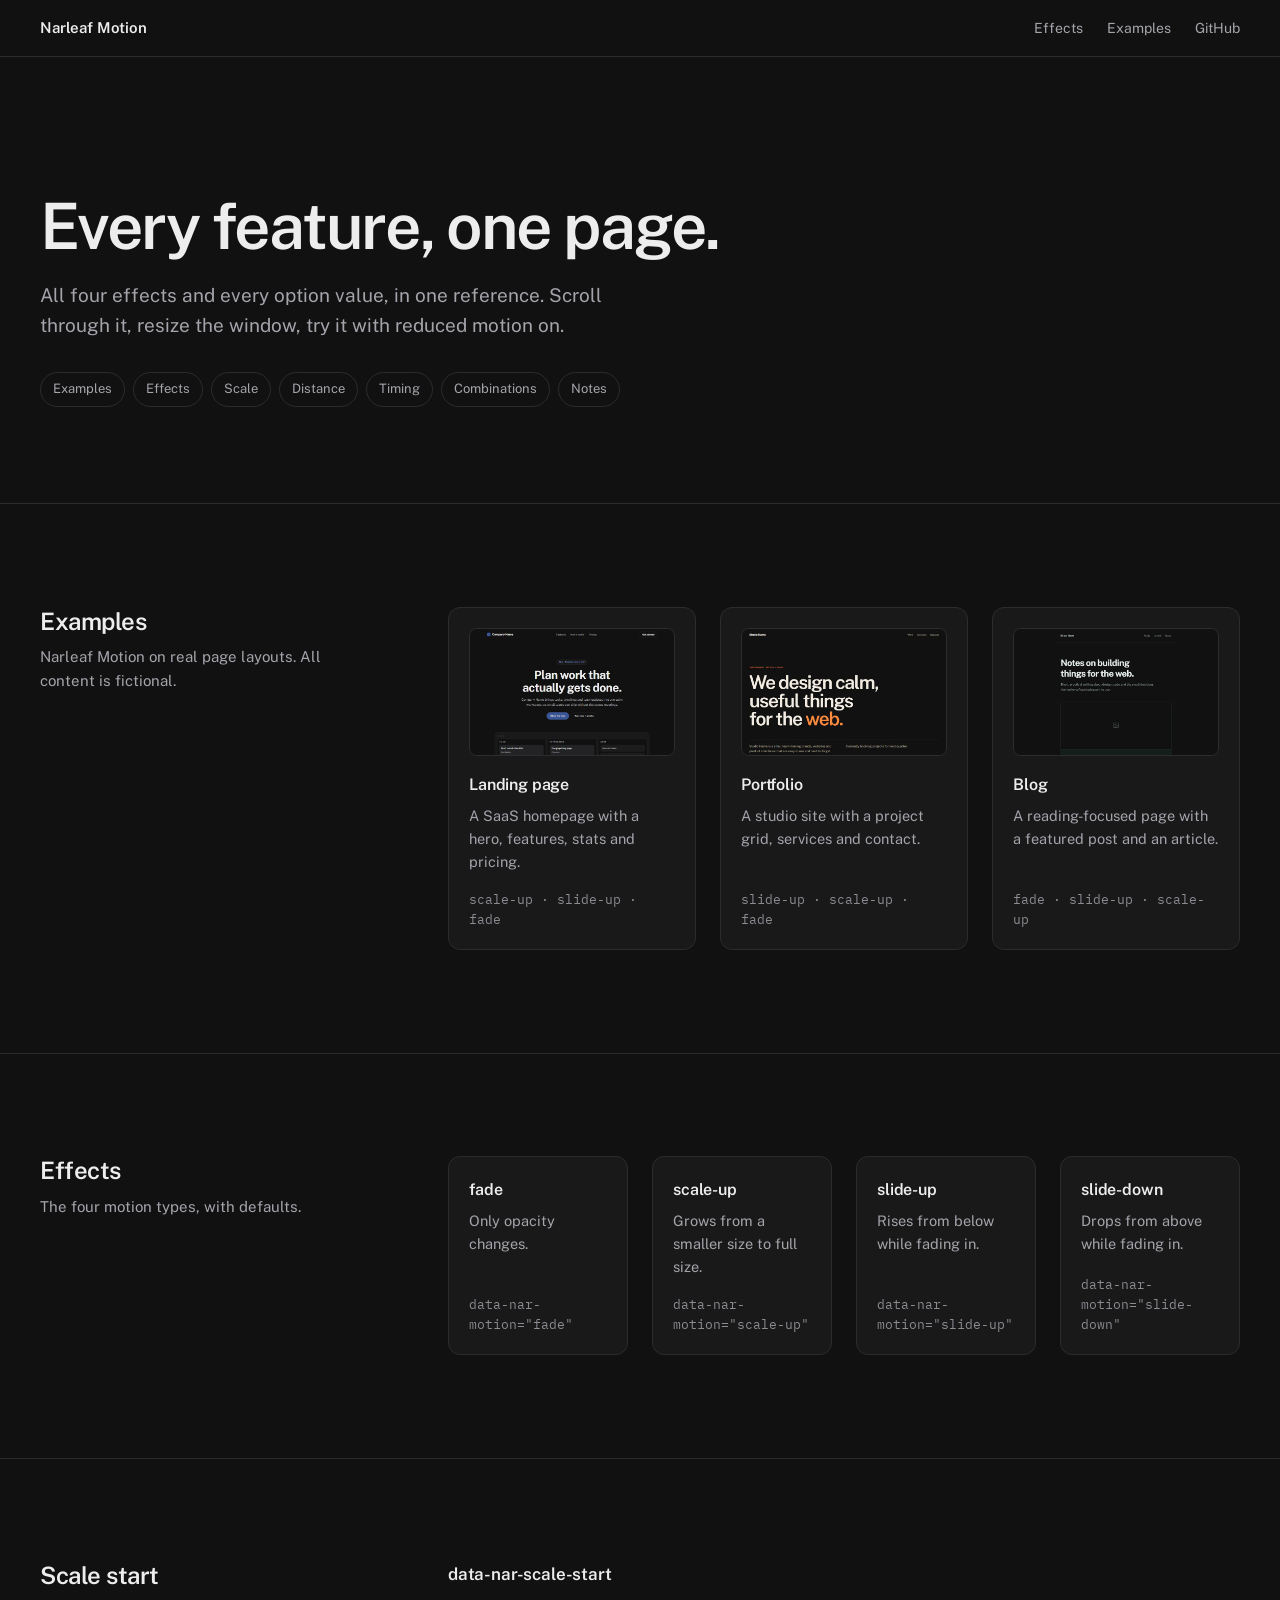
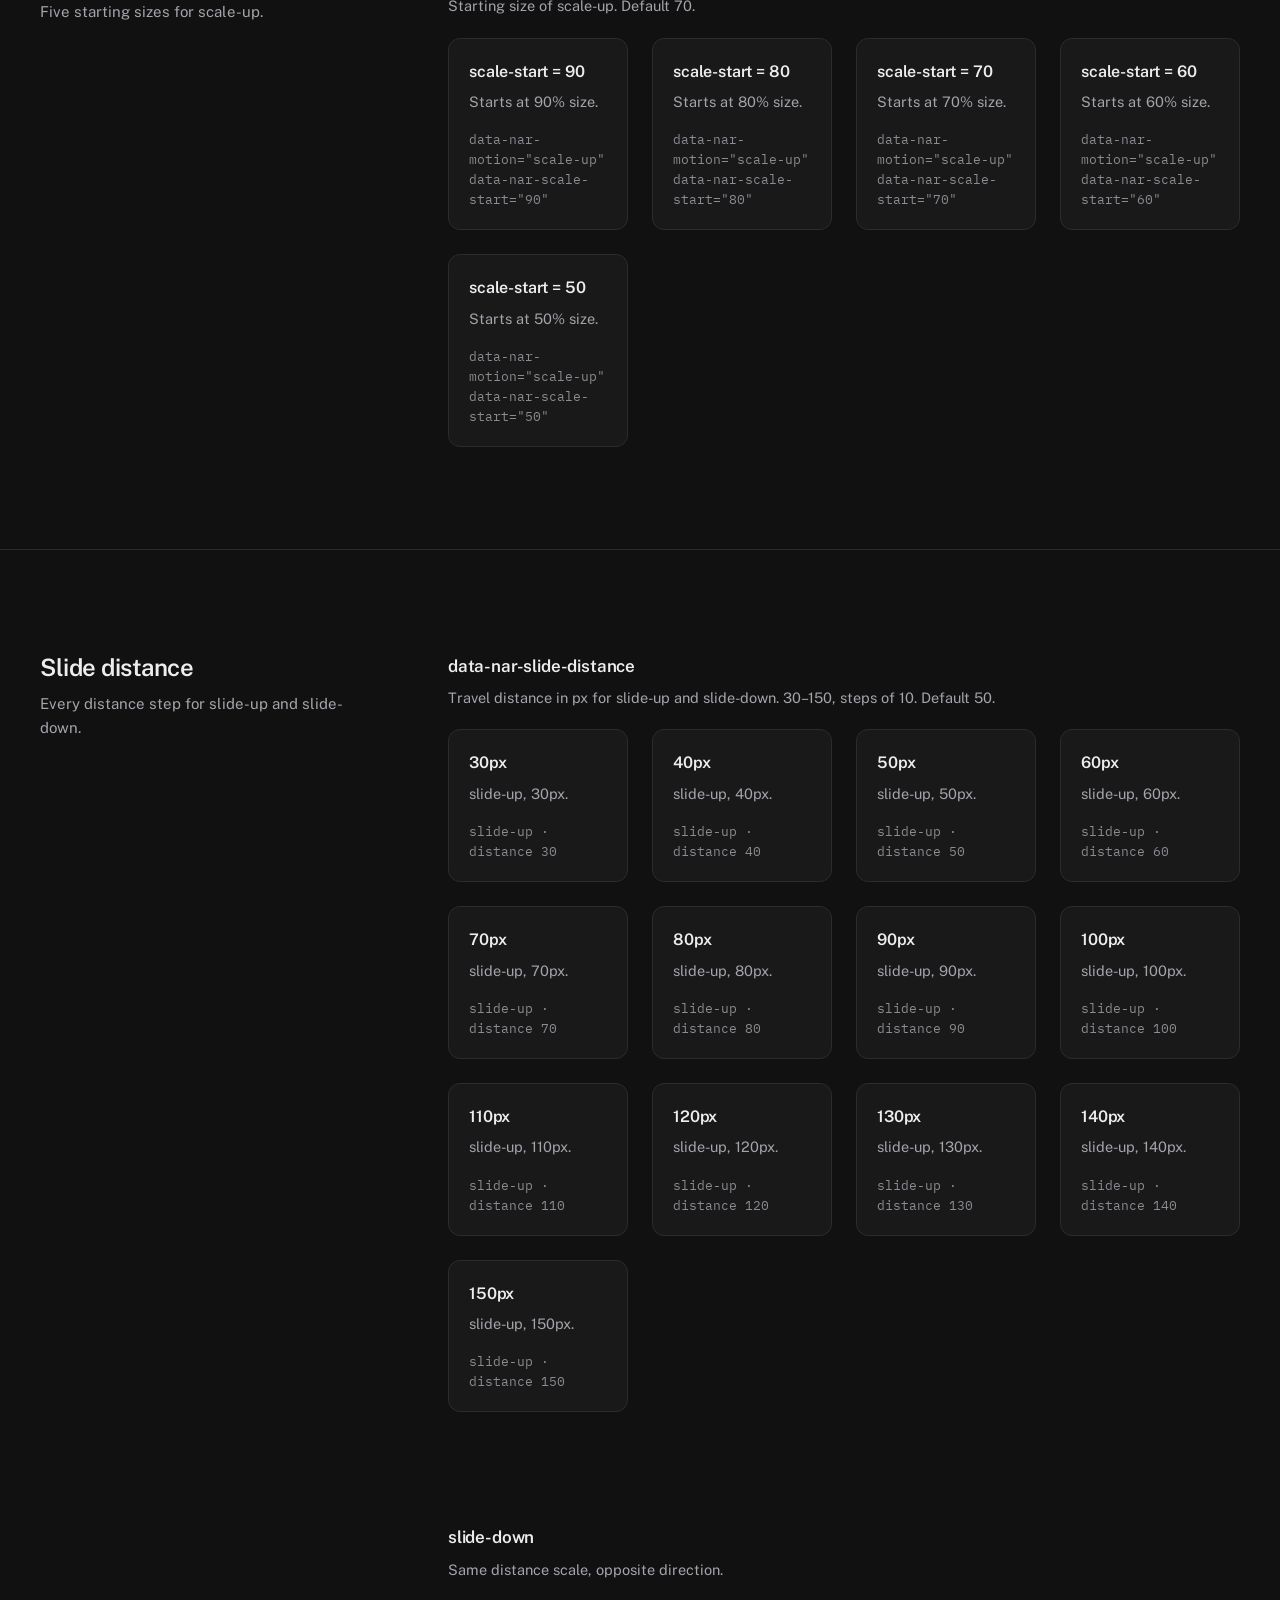
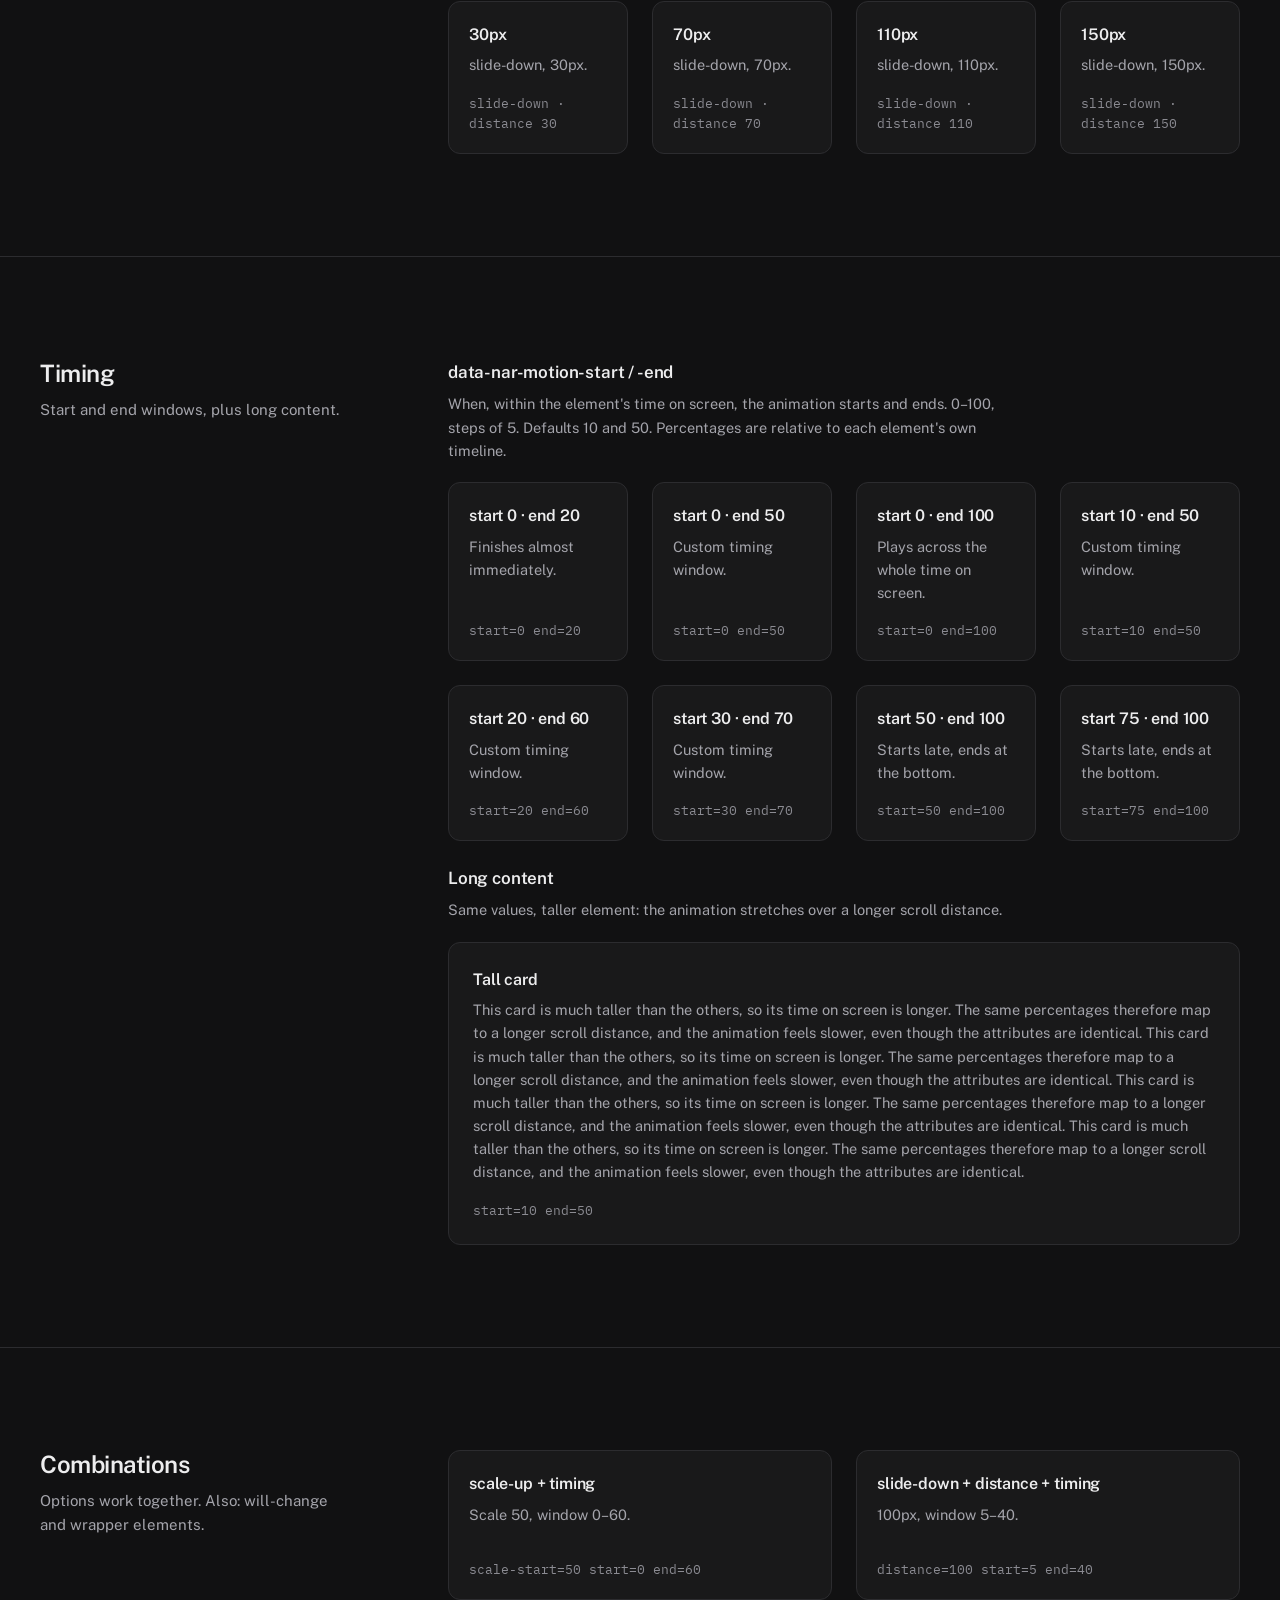
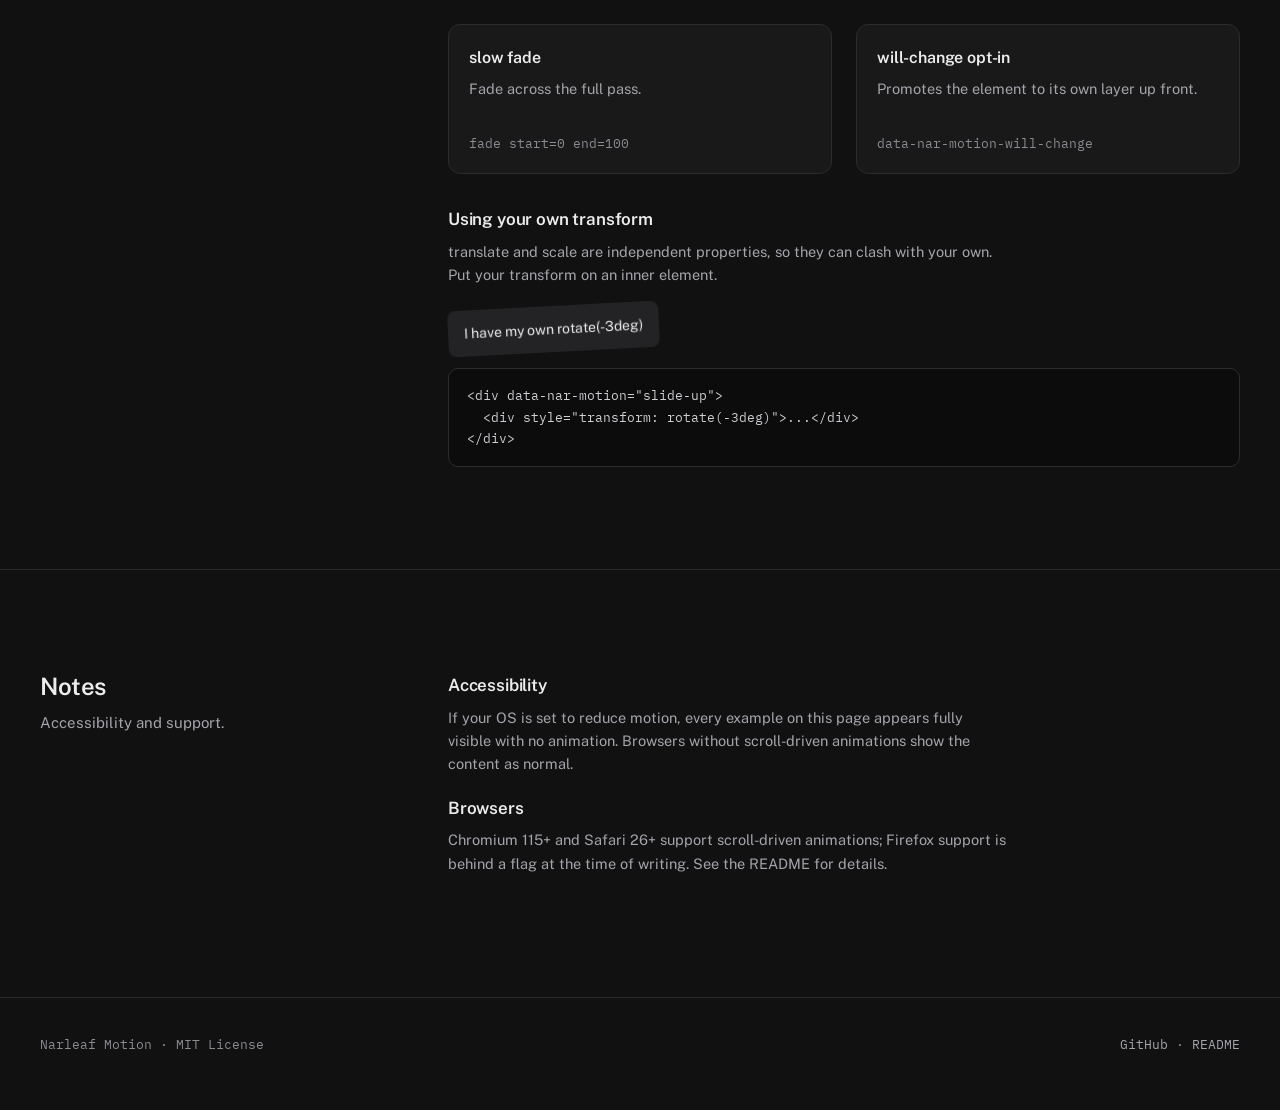
<file: index.html>
<!DOCTYPE html>
<html lang="en">
<head>
<meta charset="UTF-8">
<meta name="viewport" content="width=device-width, initial-scale=1.0">
<title>Narleaf Motion — All features</title>
<meta name="description" content="Every Narleaf Motion effect and option on one page.">
<link rel="stylesheet" href="narleaf-core.css">
<link rel="stylesheet" href="narleaf-motion.css">
<style>
/* =========================================================
   DEMO PAGE STYLES
   (not part of the Narleaf Motion library; the library is narleaf-motion.css)
   ========================================================= */

@font-face {
  font-family: "Public Sans";
  src: url("fonts/public-sans/PublicSans-VariableFont_wght.ttf") format("truetype");
  font-weight: 100 900;
  font-style: normal;
  font-display: swap;
}

@font-face {
  font-family: "IBM Plex Mono";
  src: url("fonts/ibm-plex-mono/IBMPlexMono-Regular.ttf") format("truetype");
  font-weight: 400;
  font-style: normal;
  font-display: swap;
}

@font-face {
  font-family: "IBM Plex Mono";
  src: url("fonts/ibm-plex-mono/IBMPlexMono-Medium.ttf") format("truetype");
  font-weight: 500;
  font-style: normal;
  font-display: swap;
}

:root {
  --bg:       #111112;
  --surface:  #19191a;
  --sunken:   #232325;
  --line:     #2c2c2f;
  --ink:      #ededee;
  --ink-2:    #a4a4ab;
  --ink-3:    #8b8b92;
  --accent:   #7d93ff;
  --code-bg:  #0c0c0d;
  --code-ink: #cfcfd3;
  --sans: "Public Sans", -apple-system, "Segoe UI", sans-serif;
  --mono: "IBM Plex Mono", ui-monospace, Menlo, Consolas, monospace;
  --radius:    12px;
  --radius-sm: 8px;
  color-scheme: dark;
}

*, *::before, *::after { box-sizing: border-box; }

html {
  scroll-padding-top: 72px;
  -webkit-text-size-adjust: 100%;
}

@media (prefers-reduced-motion: no-preference) {
  html { scroll-behavior: smooth; }
}

body {
  margin: 0;
  background: var(--bg);
  color: var(--ink-2);
  font-family: var(--sans);
  font-size: 16px;
  line-height: 1.6;
  -webkit-font-smoothing: antialiased;
}

a { color: inherit; }

::selection { background: var(--accent); color: #111112; }

:focus-visible {
  outline: 2px solid var(--accent);
  outline-offset: 3px;
  border-radius: 4px;
}

/* ---------- Header ---------- */

.site-header {
  position: sticky;
  top: 0;
  z-index: 50;
  background: var(--bg);
  border-bottom: 1px solid var(--line);
}

.site-header .bar {
  display: flex;
  align-items: center;
  justify-content: space-between;
  height: 56px;
}

.brand {
  display: inline-flex;
  align-items: center;
  gap: 10px;
  font-size: 15px;
  font-weight: 600;
  letter-spacing: -0.01em;
  color: var(--ink);
  text-decoration: none;
}

.nav {
  display: flex;
  align-items: center;
  gap: 24px;
  font-size: 14px;
}

.nav a {
  color: var(--ink-2);
  text-decoration: none;
}

.nav a:hover { color: var(--ink); }

.nav .nav-link { display: none; }

@media (min-width: 640px) {
  .nav .nav-link { display: inline; }
}

/* ---------- Hero ---------- */

.hero {
  padding-block: clamp(72px, 11vw, 136px) clamp(56px, 8vw, 96px);
}

.hero h1 {
  max-width: 18ch;
  margin: 0 0 20px;
  font-size: clamp(36px, 6.2vw, 64px);
  font-weight: 600;
  line-height: 1.04;
  letter-spacing: -0.035em;
  color: var(--ink);
  text-wrap: balance;
}

.hero .lead {
  max-width: 52ch;
  margin: 0 0 32px;
  font-size: clamp(16px, 1.6vw, 19px);
  color: var(--ink-2);
}

.toc { display: flex; flex-wrap: wrap; gap: 8px; margin-top: 28px; }
.toc a { padding: 6px 12px; border: 1px solid var(--line); border-radius: 999px; font-size: 13px; color: var(--ink-2); text-decoration: none; }
.toc a:hover { color: var(--ink); border-color: var(--ink-3); }

.nb { white-space: nowrap; }

/* ---------- Sections ---------- */

.section {
  padding-block: clamp(56px, 8vw, 104px);
  border-top: 1px solid var(--line);
}

.section-grid { --nar-gap-block: 32px; }

.aside h2 {
  margin: 0 0 10px;
  font-size: 24px;
  font-weight: 600;
  line-height: 1.2;
  letter-spacing: -0.02em;
  color: var(--ink);
}

.aside p {
  max-width: 34ch;
  margin: 0;
  font-size: 15px;
}

@media (min-width: 1024px) {
  .aside {
    position: sticky;
    top: 88px;
    align-self: start;
  }
}

.sub { margin: 0 0 20px; font-size: 14.5px; max-width: 62ch; }
.sub-title { margin: 0 0 6px; font-size: 17px; font-weight: 600; color: var(--ink); letter-spacing: -0.01em; }

.gap-s { height: 24px; }
.gap-m { height: 32px; }
.gap-l { height: 112px; }

/* ---------- Cards ---------- */

.card {
  display: flex;
  flex-direction: column;
  padding: 24px;
  background: var(--surface);
  border: 1px solid var(--line);
  border-radius: var(--radius);
}

.g-card { padding: 20px; min-height: 150px; }

.card-title {
  margin: 0 0 6px;
  font-size: 16px;
  font-weight: 600;
  letter-spacing: -0.01em;
  color: var(--ink);
}

.card-text {
  margin: 0;
  font-size: 14.5px;
  color: var(--ink-2);
}

.card-code {
  margin: auto 0 0;
  padding-top: 16px;
  font-family: var(--mono);
  font-size: 12.5px;
  color: var(--ink-3);
  overflow-wrap: anywhere;
}

.example { text-decoration: none; transition: border-color .15s ease; }
.example:hover { border-color: var(--ink-3); }
.thumb { display: block; width: 100%; height: auto; aspect-ratio: 16 / 10; margin-bottom: 16px; object-fit: cover; object-position: top; border: 1px solid var(--line); border-radius: var(--radius-sm); }

.wrap-demo { display: inline-block; }
.wrap-demo > div { padding: 12px 16px; background: var(--sunken); border-radius: var(--radius-sm); color: var(--ink); transform: rotate(-3deg); font-size: 14px; }

/* ---------- Code ---------- */

pre.snippet {
  margin: 16px 0 0;
  padding: 16px 18px;
  background: var(--code-bg);
  border: 1px solid var(--line);
  border-radius: 10px;
  font-family: var(--mono);
  font-size: 13px;
  line-height: 1.65;
  color: var(--code-ink);
  overflow-x: auto;
  tab-size: 2;
}

/* ---------- Footer ---------- */

.site-footer {
  padding-block: 36px 56px;
  border-top: 1px solid var(--line);
  font-family: var(--mono);
  font-size: 12.5px;
  color: var(--ink-3);
}

.footer-row {
  display: flex;
  flex-wrap: wrap;
  justify-content: space-between;
  gap: 12px 24px;
}

.site-footer a {
  color: var(--ink-2);
  text-decoration: none;
}

.site-footer a:hover {
  color: var(--ink);
  text-decoration: underline;
}
</style>
</head>
<body>
<header class="site-header"><div class="nar-container nar-pi-auto"><div class="bar">
<a class="brand" href="#top">Narleaf Motion</a>
<nav class="nav" aria-label="Primary">
<a class="nav-link" href="#types">Effects</a>
<a class="nav-link" href="#examples">Examples</a>
<a href="https://github.com/withmehmet/narleaf-motion">GitHub</a>
</nav></div></div></header>
<main id="top">
<section class="hero"><div class="nar-container nar-pi-auto"><div class="nar-grid nar-gap-auto"><div class="nar-span-12 nar-span-lg-8">
<h1>Every feature, <span class="nb">one page.</span></h1>
<p class="lead">All four effects and every option value, in one reference. Scroll through it, resize the window, try it with reduced motion on.</p>
<div class="toc"><a href="#examples">Examples</a><a href="#types">Effects</a><a href="#scale">Scale</a><a href="#distance">Distance</a><a href="#timing">Timing</a><a href="#combos">Combinations</a><a href="#notes">Notes</a></div>
</div></div></div></section>
<section class="section" id="examples"><div class="nar-container nar-pi-auto">
<div class="nar-grid nar-gap-auto section-grid">
<div class="nar-span-12 nar-span-lg-4 aside"><h2>Examples</h2><p>Narleaf Motion on real page layouts. All content is fictional.</p></div>
<div class="nar-span-12 nar-span-lg-8"><div class="nar-grid nar-gap-auto">
<a class="nar-span-12 nar-span-sm-4 card g-card example" href="examples/landing.html" data-nar-motion="scale-up" data-nar-scale-start="90" data-nar-motion-start="0" data-nar-motion-end="30">
  <img class="thumb" src="examples/previews/landing.jpg" width="800" height="500" loading="lazy" alt="Preview of the landing page example: a dark page with a large headline, two buttons and a board mockup.">
  <h3 class="card-title">Landing page</h3>
  <p class="card-text">A SaaS homepage with a hero, features, stats and pricing.</p>
  <p class="card-code">scale-up · slide-up · fade</p>
</a>
<a class="nar-span-12 nar-span-sm-4 card g-card example" href="examples/portfolio.html" data-nar-motion="scale-up" data-nar-scale-start="90" data-nar-motion-start="5" data-nar-motion-end="35">
  <img class="thumb" src="examples/previews/portfolio.jpg" width="800" height="500" loading="lazy" alt="Preview of the portfolio example: a dark page with a very large headline and an orange accent word.">
  <h3 class="card-title">Portfolio</h3>
  <p class="card-text">A studio site with a project grid, services and contact.</p>
  <p class="card-code">slide-up · scale-up · fade</p>
</a>
<a class="nar-span-12 nar-span-sm-4 card g-card example" href="examples/blog.html" data-nar-motion="scale-up" data-nar-scale-start="90" data-nar-motion-start="10" data-nar-motion-end="40">
  <img class="thumb" src="examples/previews/blog.jpg" width="800" height="500" loading="lazy" alt="Preview of the blog example: a dark reading page with a headline and a featured post card.">
  <h3 class="card-title">Blog</h3>
  <p class="card-text">A reading-focused page with a featured post and an article.</p>
  <p class="card-code">fade · slide-up · scale-up</p>
</a>
</div></div>
</div></div></section>

<section class="section" id="types"><div class="nar-container nar-pi-auto">
<div class="nar-grid nar-gap-auto section-grid">
<div class="nar-span-12 nar-span-lg-4 aside"><h2>Effects</h2><p>The four motion types, with defaults.</p></div>
<div class="nar-span-12 nar-span-lg-8"><div class="nar-grid nar-gap-auto">
<div class="nar-span-6 nar-span-lg-3 card g-card" data-nar-motion="fade">
  <h3 class="card-title">fade</h3>
  <p class="card-text">Only opacity changes.</p>
  <p class="card-code">data-nar-motion="fade"</p>
</div>
<div class="nar-span-6 nar-span-lg-3 card g-card" data-nar-motion="scale-up">
  <h3 class="card-title">scale-up</h3>
  <p class="card-text">Grows from a smaller size to full size.</p>
  <p class="card-code">data-nar-motion="scale-up"</p>
</div>
<div class="nar-span-6 nar-span-lg-3 card g-card" data-nar-motion="slide-up">
  <h3 class="card-title">slide-up</h3>
  <p class="card-text">Rises from below while fading in.</p>
  <p class="card-code">data-nar-motion="slide-up"</p>
</div>
<div class="nar-span-6 nar-span-lg-3 card g-card" data-nar-motion="slide-down">
  <h3 class="card-title">slide-down</h3>
  <p class="card-text">Drops from above while fading in.</p>
  <p class="card-code">data-nar-motion="slide-down"</p>
</div>
</div>
</div>
</div></div></section>

<section class="section" id="scale"><div class="nar-container nar-pi-auto">
<div class="nar-grid nar-gap-auto section-grid">
<div class="nar-span-12 nar-span-lg-4 aside"><h2>Scale start</h2><p>Five starting sizes for scale-up.</p></div>
<div class="nar-span-12 nar-span-lg-8"><h3 class="sub-title">data-nar-scale-start</h3><p class="sub">Starting size of scale-up. Default 70.</p>
<div class="nar-grid nar-gap-auto">
<div class="nar-span-6 nar-span-sm-4 nar-span-lg-3 card g-card" data-nar-motion="scale-up" data-nar-scale-start="90">
  <h4 class="card-title">scale-start = 90</h4>
  <p class="card-text">Starts at 90% size.</p>
  <p class="card-code">data-nar-motion="scale-up" data-nar-scale-start="90"</p>
</div>
<div class="nar-span-6 nar-span-sm-4 nar-span-lg-3 card g-card" data-nar-motion="scale-up" data-nar-scale-start="80">
  <h4 class="card-title">scale-start = 80</h4>
  <p class="card-text">Starts at 80% size.</p>
  <p class="card-code">data-nar-motion="scale-up" data-nar-scale-start="80"</p>
</div>
<div class="nar-span-6 nar-span-sm-4 nar-span-lg-3 card g-card" data-nar-motion="scale-up" data-nar-scale-start="70">
  <h4 class="card-title">scale-start = 70</h4>
  <p class="card-text">Starts at 70% size.</p>
  <p class="card-code">data-nar-motion="scale-up" data-nar-scale-start="70"</p>
</div>
<div class="nar-span-6 nar-span-sm-4 nar-span-lg-3 card g-card" data-nar-motion="scale-up" data-nar-scale-start="60">
  <h4 class="card-title">scale-start = 60</h4>
  <p class="card-text">Starts at 60% size.</p>
  <p class="card-code">data-nar-motion="scale-up" data-nar-scale-start="60"</p>
</div>
<div class="nar-span-6 nar-span-sm-4 nar-span-lg-3 card g-card" data-nar-motion="scale-up" data-nar-scale-start="50">
  <h4 class="card-title">scale-start = 50</h4>
  <p class="card-text">Starts at 50% size.</p>
  <p class="card-code">data-nar-motion="scale-up" data-nar-scale-start="50"</p>
</div>
</div>
</div>
</div></div></section>

<section class="section" id="distance"><div class="nar-container nar-pi-auto">
<div class="nar-grid nar-gap-auto section-grid">
<div class="nar-span-12 nar-span-lg-4 aside"><h2>Slide distance</h2><p>Every distance step for slide-up and slide-down.</p></div>
<div class="nar-span-12 nar-span-lg-8"><h3 class="sub-title">data-nar-slide-distance</h3><p class="sub">Travel distance in px for slide-up and slide-down. 30–150, steps of 10. Default 50.</p>
<div class="nar-grid nar-gap-auto">
<div class="nar-span-6 nar-span-sm-4 nar-span-lg-3 card g-card" data-nar-motion="slide-up" data-nar-slide-distance="30">
  <h4 class="card-title">30px</h4>
  <p class="card-text">slide-up, 30px.</p>
  <p class="card-code">slide-up · distance 30</p>
</div>
<div class="nar-span-6 nar-span-sm-4 nar-span-lg-3 card g-card" data-nar-motion="slide-up" data-nar-slide-distance="40">
  <h4 class="card-title">40px</h4>
  <p class="card-text">slide-up, 40px.</p>
  <p class="card-code">slide-up · distance 40</p>
</div>
<div class="nar-span-6 nar-span-sm-4 nar-span-lg-3 card g-card" data-nar-motion="slide-up" data-nar-slide-distance="50">
  <h4 class="card-title">50px</h4>
  <p class="card-text">slide-up, 50px.</p>
  <p class="card-code">slide-up · distance 50</p>
</div>
<div class="nar-span-6 nar-span-sm-4 nar-span-lg-3 card g-card" data-nar-motion="slide-up" data-nar-slide-distance="60">
  <h4 class="card-title">60px</h4>
  <p class="card-text">slide-up, 60px.</p>
  <p class="card-code">slide-up · distance 60</p>
</div>
<div class="nar-span-6 nar-span-sm-4 nar-span-lg-3 card g-card" data-nar-motion="slide-up" data-nar-slide-distance="70">
  <h4 class="card-title">70px</h4>
  <p class="card-text">slide-up, 70px.</p>
  <p class="card-code">slide-up · distance 70</p>
</div>
<div class="nar-span-6 nar-span-sm-4 nar-span-lg-3 card g-card" data-nar-motion="slide-up" data-nar-slide-distance="80">
  <h4 class="card-title">80px</h4>
  <p class="card-text">slide-up, 80px.</p>
  <p class="card-code">slide-up · distance 80</p>
</div>
<div class="nar-span-6 nar-span-sm-4 nar-span-lg-3 card g-card" data-nar-motion="slide-up" data-nar-slide-distance="90">
  <h4 class="card-title">90px</h4>
  <p class="card-text">slide-up, 90px.</p>
  <p class="card-code">slide-up · distance 90</p>
</div>
<div class="nar-span-6 nar-span-sm-4 nar-span-lg-3 card g-card" data-nar-motion="slide-up" data-nar-slide-distance="100">
  <h4 class="card-title">100px</h4>
  <p class="card-text">slide-up, 100px.</p>
  <p class="card-code">slide-up · distance 100</p>
</div>
<div class="nar-span-6 nar-span-sm-4 nar-span-lg-3 card g-card" data-nar-motion="slide-up" data-nar-slide-distance="110">
  <h4 class="card-title">110px</h4>
  <p class="card-text">slide-up, 110px.</p>
  <p class="card-code">slide-up · distance 110</p>
</div>
<div class="nar-span-6 nar-span-sm-4 nar-span-lg-3 card g-card" data-nar-motion="slide-up" data-nar-slide-distance="120">
  <h4 class="card-title">120px</h4>
  <p class="card-text">slide-up, 120px.</p>
  <p class="card-code">slide-up · distance 120</p>
</div>
<div class="nar-span-6 nar-span-sm-4 nar-span-lg-3 card g-card" data-nar-motion="slide-up" data-nar-slide-distance="130">
  <h4 class="card-title">130px</h4>
  <p class="card-text">slide-up, 130px.</p>
  <p class="card-code">slide-up · distance 130</p>
</div>
<div class="nar-span-6 nar-span-sm-4 nar-span-lg-3 card g-card" data-nar-motion="slide-up" data-nar-slide-distance="140">
  <h4 class="card-title">140px</h4>
  <p class="card-text">slide-up, 140px.</p>
  <p class="card-code">slide-up · distance 140</p>
</div>
<div class="nar-span-6 nar-span-sm-4 nar-span-lg-3 card g-card" data-nar-motion="slide-up" data-nar-slide-distance="150">
  <h4 class="card-title">150px</h4>
  <p class="card-text">slide-up, 150px.</p>
  <p class="card-code">slide-up · distance 150</p>
</div>
</div>
<div class="gap-l"></div><h3 class="sub-title">slide-down</h3><p class="sub">Same distance scale, opposite direction.</p>
<div class="nar-grid nar-gap-auto">
<div class="nar-span-6 nar-span-sm-4 nar-span-lg-3 card g-card" data-nar-motion="slide-down" data-nar-slide-distance="30">
  <h4 class="card-title">30px</h4>
  <p class="card-text">slide-down, 30px.</p>
  <p class="card-code">slide-down · distance 30</p>
</div>
<div class="nar-span-6 nar-span-sm-4 nar-span-lg-3 card g-card" data-nar-motion="slide-down" data-nar-slide-distance="70">
  <h4 class="card-title">70px</h4>
  <p class="card-text">slide-down, 70px.</p>
  <p class="card-code">slide-down · distance 70</p>
</div>
<div class="nar-span-6 nar-span-sm-4 nar-span-lg-3 card g-card" data-nar-motion="slide-down" data-nar-slide-distance="110">
  <h4 class="card-title">110px</h4>
  <p class="card-text">slide-down, 110px.</p>
  <p class="card-code">slide-down · distance 110</p>
</div>
<div class="nar-span-6 nar-span-sm-4 nar-span-lg-3 card g-card" data-nar-motion="slide-down" data-nar-slide-distance="150">
  <h4 class="card-title">150px</h4>
  <p class="card-text">slide-down, 150px.</p>
  <p class="card-code">slide-down · distance 150</p>
</div>
</div>
</div>
</div></div></section>

<section class="section" id="timing"><div class="nar-container nar-pi-auto">
<div class="nar-grid nar-gap-auto section-grid">
<div class="nar-span-12 nar-span-lg-4 aside"><h2>Timing</h2><p>Start and end windows, plus long content.</p></div>
<div class="nar-span-12 nar-span-lg-8"><h3 class="sub-title">data-nar-motion-start / -end</h3><p class="sub">When, within the element's time on screen, the animation starts and ends. 0–100, steps of 5. Defaults 10 and 50. Percentages are relative to each element's own timeline.</p>
<div class="nar-grid nar-gap-auto">
<div class="nar-span-6 nar-span-sm-4 nar-span-lg-3 card g-card" data-nar-motion="slide-up" data-nar-motion-start="0" data-nar-motion-end="20">
  <h4 class="card-title">start 0 · end 20</h4>
  <p class="card-text">Finishes almost immediately.</p>
  <p class="card-code">start=0 end=20</p>
</div>
<div class="nar-span-6 nar-span-sm-4 nar-span-lg-3 card g-card" data-nar-motion="slide-up" data-nar-motion-start="0" data-nar-motion-end="50">
  <h4 class="card-title">start 0 · end 50</h4>
  <p class="card-text">Custom timing window.</p>
  <p class="card-code">start=0 end=50</p>
</div>
<div class="nar-span-6 nar-span-sm-4 nar-span-lg-3 card g-card" data-nar-motion="slide-up" data-nar-motion-start="0" data-nar-motion-end="100">
  <h4 class="card-title">start 0 · end 100</h4>
  <p class="card-text">Plays across the whole time on screen.</p>
  <p class="card-code">start=0 end=100</p>
</div>
<div class="nar-span-6 nar-span-sm-4 nar-span-lg-3 card g-card" data-nar-motion="slide-up" data-nar-motion-start="10" data-nar-motion-end="50">
  <h4 class="card-title">start 10 · end 50</h4>
  <p class="card-text">Custom timing window.</p>
  <p class="card-code">start=10 end=50</p>
</div>
<div class="nar-span-6 nar-span-sm-4 nar-span-lg-3 card g-card" data-nar-motion="slide-up" data-nar-motion-start="20" data-nar-motion-end="60">
  <h4 class="card-title">start 20 · end 60</h4>
  <p class="card-text">Custom timing window.</p>
  <p class="card-code">start=20 end=60</p>
</div>
<div class="nar-span-6 nar-span-sm-4 nar-span-lg-3 card g-card" data-nar-motion="slide-up" data-nar-motion-start="30" data-nar-motion-end="70">
  <h4 class="card-title">start 30 · end 70</h4>
  <p class="card-text">Custom timing window.</p>
  <p class="card-code">start=30 end=70</p>
</div>
<div class="nar-span-6 nar-span-sm-4 nar-span-lg-3 card g-card" data-nar-motion="slide-up" data-nar-motion-start="50" data-nar-motion-end="100">
  <h4 class="card-title">start 50 · end 100</h4>
  <p class="card-text">Starts late, ends at the bottom.</p>
  <p class="card-code">start=50 end=100</p>
</div>
<div class="nar-span-6 nar-span-sm-4 nar-span-lg-3 card g-card" data-nar-motion="slide-up" data-nar-motion-start="75" data-nar-motion-end="100">
  <h4 class="card-title">start 75 · end 100</h4>
  <p class="card-text">Starts late, ends at the bottom.</p>
  <p class="card-code">start=75 end=100</p>
</div>
</div>
<div class="gap-s"></div><h3 class="sub-title">Long content</h3><p class="sub">Same values, taller element: the animation stretches over a longer scroll distance.</p>
<div class="card" data-nar-motion="slide-up" data-nar-motion-start="10" data-nar-motion-end="50"><h4 class="card-title">Tall card</h4><p class="card-text">This card is much taller than the others, so its time on screen is longer. The same percentages therefore map to a longer scroll distance, and the animation feels slower, even though the attributes are identical. This card is much taller than the others, so its time on screen is longer. The same percentages therefore map to a longer scroll distance, and the animation feels slower, even though the attributes are identical. This card is much taller than the others, so its time on screen is longer. The same percentages therefore map to a longer scroll distance, and the animation feels slower, even though the attributes are identical. This card is much taller than the others, so its time on screen is longer. The same percentages therefore map to a longer scroll distance, and the animation feels slower, even though the attributes are identical.</p><p class="card-code">start=10 end=50</p></div>
</div>
</div></div></section>

<section class="section" id="combos"><div class="nar-container nar-pi-auto">
<div class="nar-grid nar-gap-auto section-grid">
<div class="nar-span-12 nar-span-lg-4 aside"><h2>Combinations</h2><p>Options work together. Also: will-change and wrapper elements.</p></div>
<div class="nar-span-12 nar-span-lg-8"><div class="nar-grid nar-gap-auto">
<div class="nar-span-12 nar-span-sm-6 card g-card" data-nar-motion="scale-up" data-nar-scale-start="50" data-nar-motion-start="0" data-nar-motion-end="60">
  <h3 class="card-title">scale-up + timing</h3>
  <p class="card-text">Scale 50, window 0–60.</p>
  <p class="card-code">scale-start=50 start=0 end=60</p>
</div>
<div class="nar-span-12 nar-span-sm-6 card g-card" data-nar-motion="slide-down" data-nar-slide-distance="100" data-nar-motion-start="5" data-nar-motion-end="40">
  <h3 class="card-title">slide-down + distance + timing</h3>
  <p class="card-text">100px, window 5–40.</p>
  <p class="card-code">distance=100 start=5 end=40</p>
</div>
<div class="nar-span-12 nar-span-sm-6 card g-card" data-nar-motion="fade" data-nar-motion-start="0" data-nar-motion-end="100">
  <h3 class="card-title">slow fade</h3>
  <p class="card-text">Fade across the full pass.</p>
  <p class="card-code">fade start=0 end=100</p>
</div>
<div class="nar-span-12 nar-span-sm-6 card g-card" data-nar-motion="slide-up" data-nar-motion-will-change>
  <h3 class="card-title">will-change opt-in</h3>
  <p class="card-text">Promotes the element to its own layer up front.</p>
  <p class="card-code">data-nar-motion-will-change</p>
</div>
</div>
<div class="gap-m"></div><h3 class="sub-title">Using your own transform</h3><p class="sub">translate and scale are independent properties, so they can clash with your own. Put your transform on an inner element.</p>
<div data-nar-motion="slide-up"><div class="wrap-demo"><div>I have my own rotate(-3deg)</div></div></div>
<pre class="snippet">&lt;div data-nar-motion="slide-up"&gt;
  &lt;div style="transform: rotate(-3deg)"&gt;...&lt;/div&gt;
&lt;/div&gt;</pre>
</div>
</div></div></section>

<section class="section" id="notes"><div class="nar-container nar-pi-auto">
<div class="nar-grid nar-gap-auto section-grid">
<div class="nar-span-12 nar-span-lg-4 aside"><h2>Notes</h2><p>Accessibility and support.</p></div>
<div class="nar-span-12 nar-span-lg-8"><h3 class="sub-title">Accessibility</h3>
<p class="sub">If your OS is set to reduce motion, every example on this page appears fully visible with no animation. Browsers without scroll-driven animations show the content as normal.</p>
<h3 class="sub-title">Browsers</h3>
<p class="sub">Chromium 115+ and Safari 26+ support scroll-driven animations; Firefox support is behind a flag at the time of writing. See the README for details.</p></div>
</div></div></section>

</main>
<footer class="site-footer"><div class="nar-container nar-pi-auto"><div class="footer-row">
<span>Narleaf Motion · MIT License</span>
<span><a href="https://github.com/withmehmet/narleaf-motion">GitHub</a>&nbsp;·&nbsp;<a href="https://github.com/withmehmet/narleaf-motion#readme">README</a></span>
</div></div></footer>
</body></html>
</file>
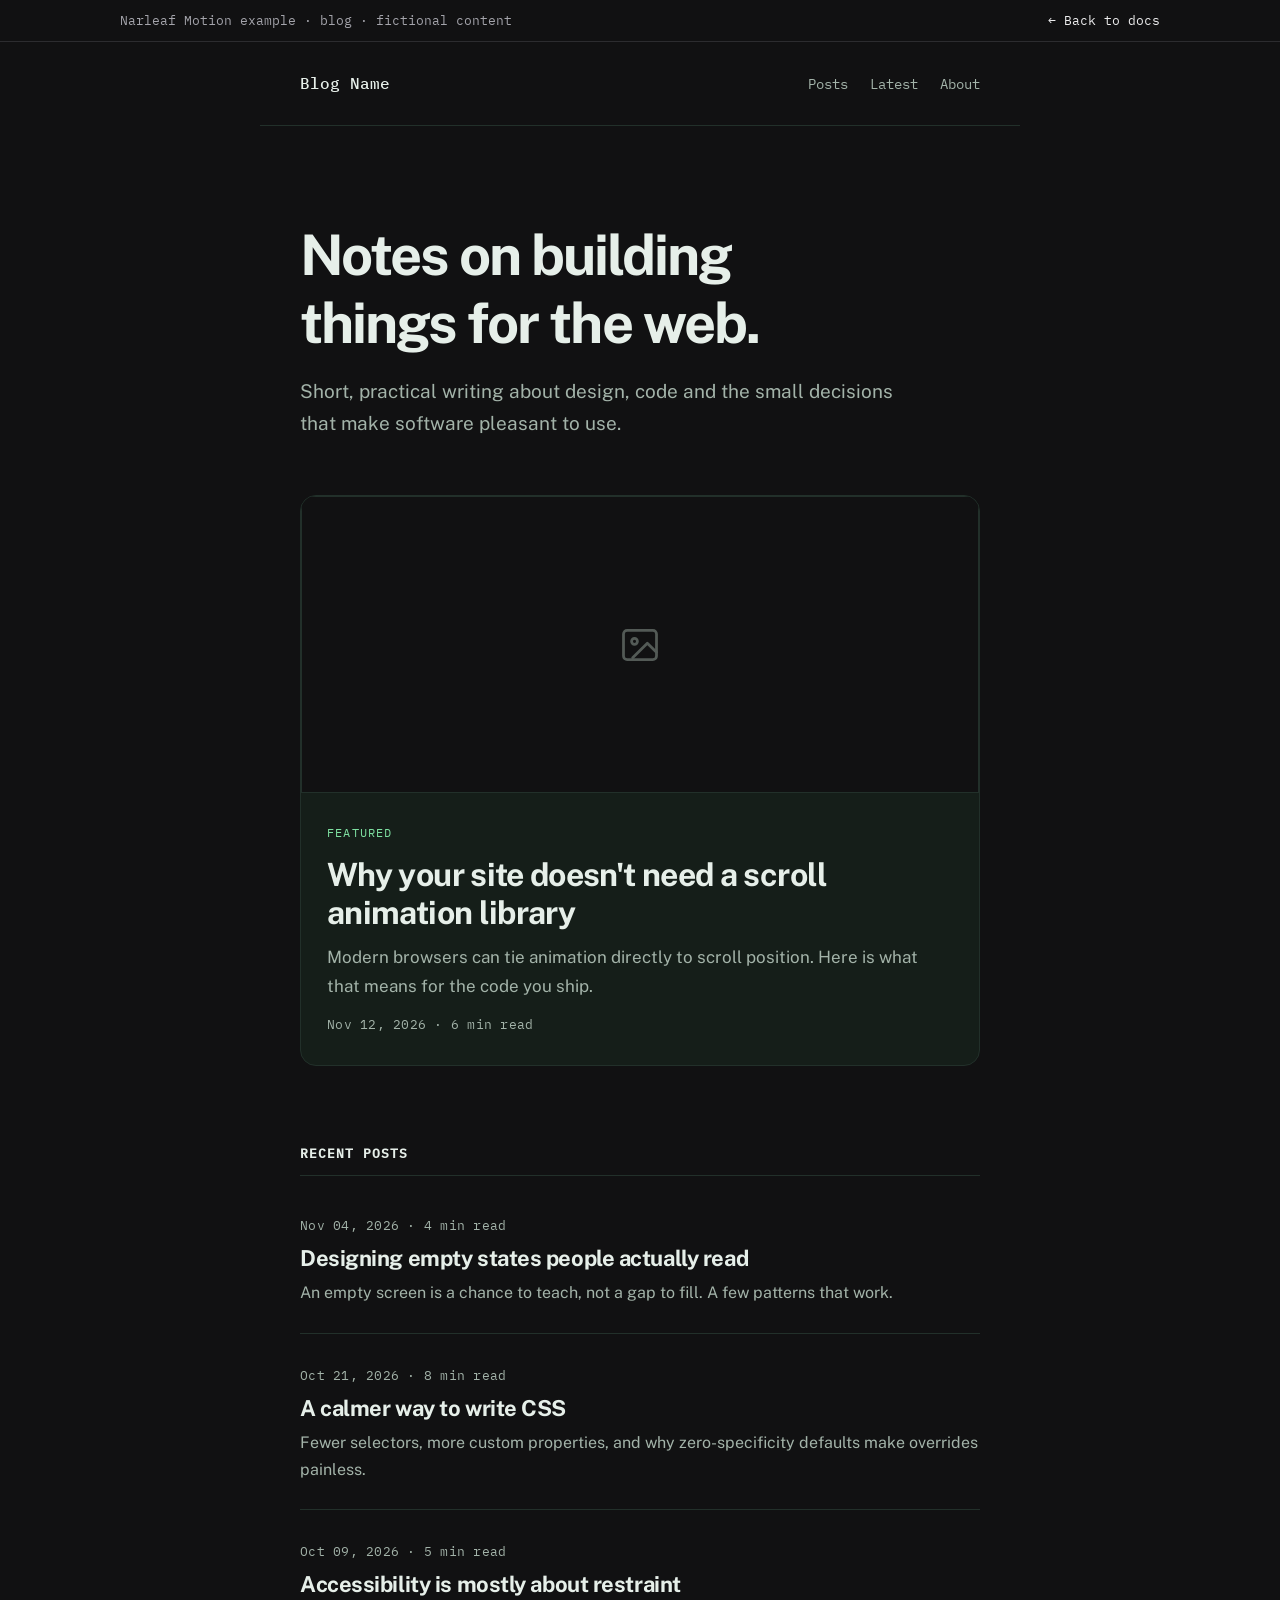
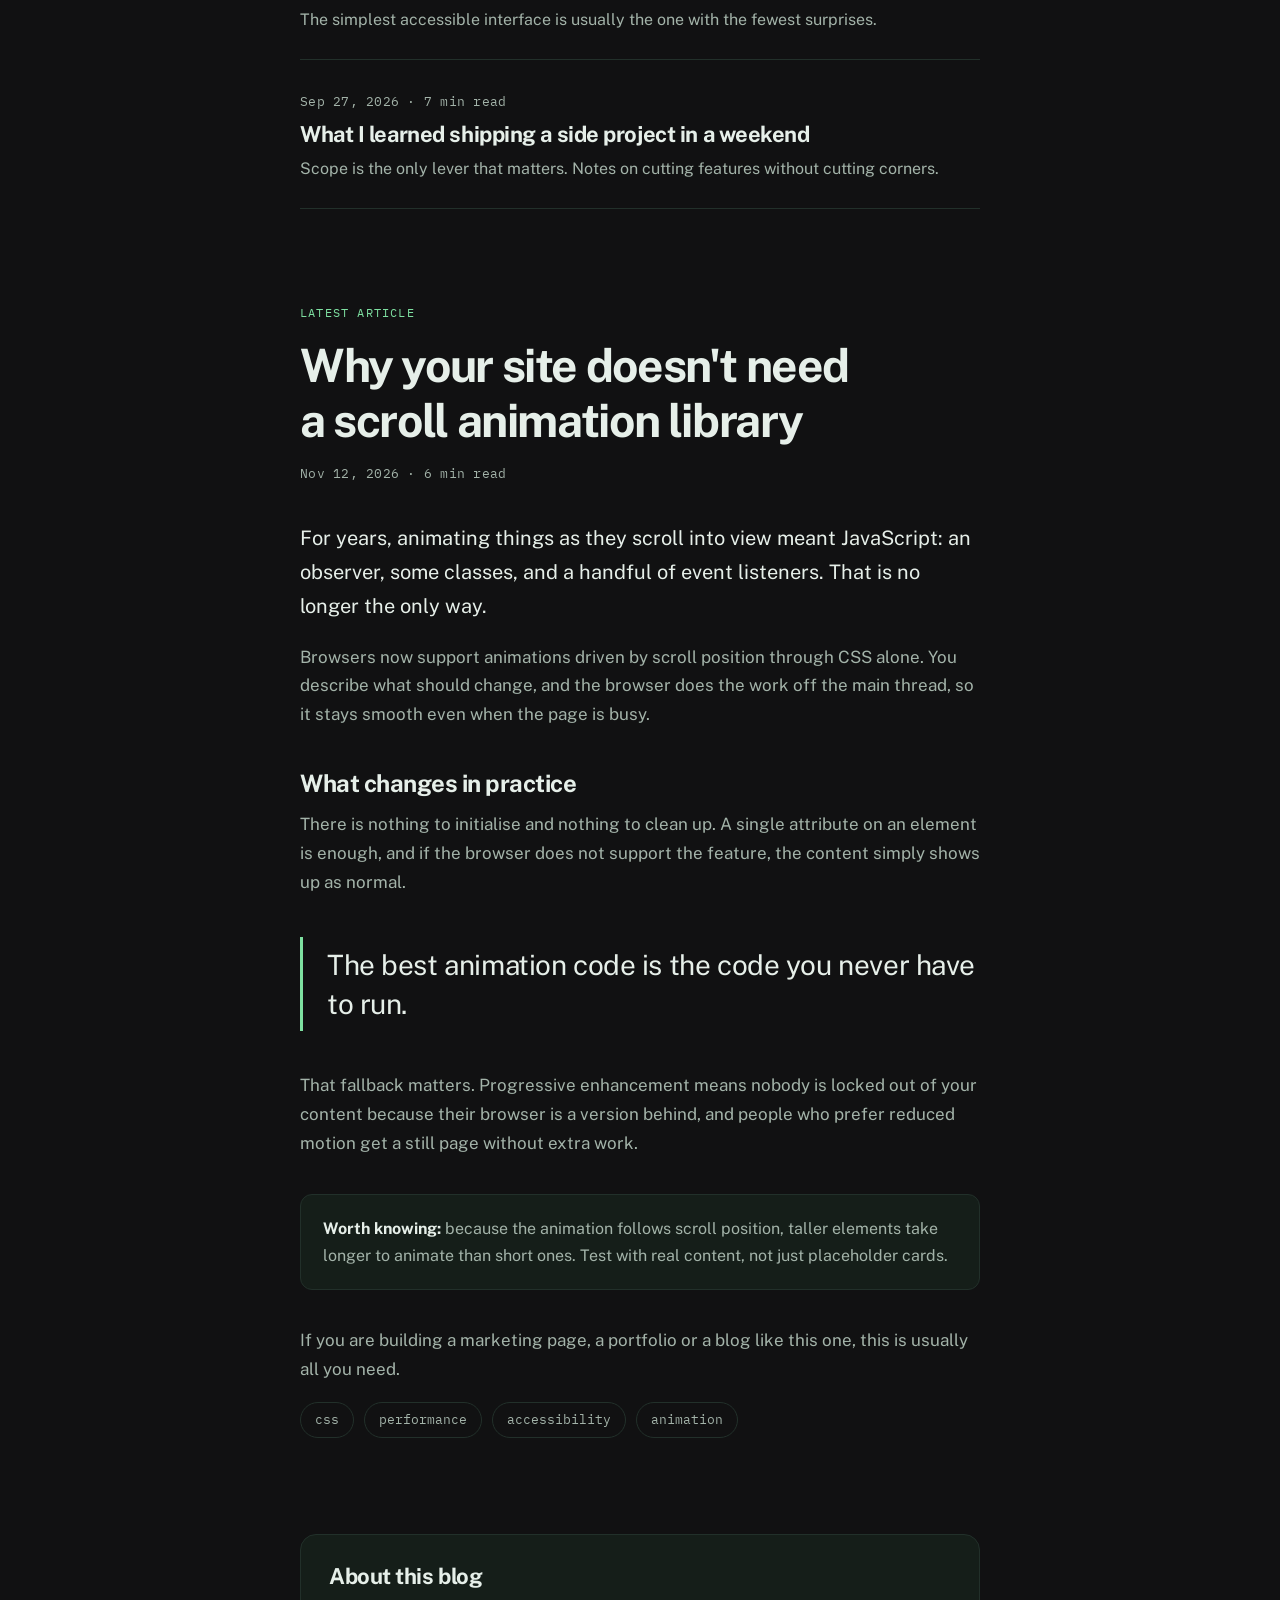
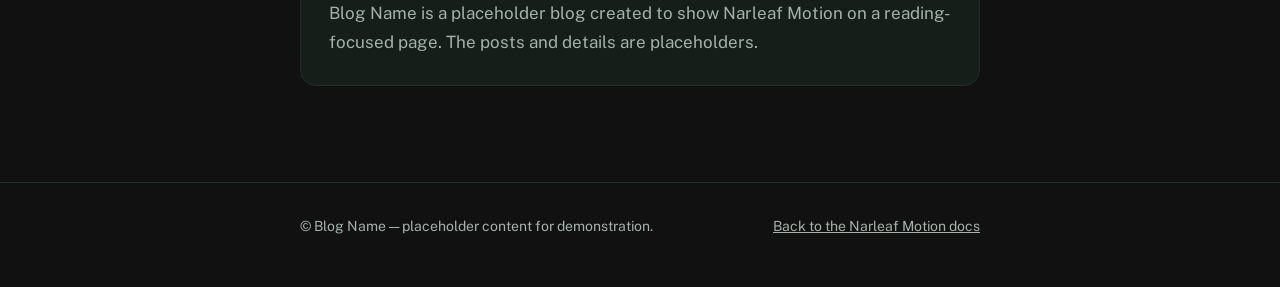
<file: examples/blog.html>
<!DOCTYPE html>
<html lang="en">
<head>
<meta charset="UTF-8">
<meta name="viewport" content="width=device-width, initial-scale=1.0">
<title>Blog Name — Blog example</title>
<meta name="description" content="A fictional blog showing Narleaf Motion on a real page layout.">
<link rel="stylesheet" href="../narleaf-core.css">
<link rel="stylesheet" href="../narleaf-motion.css">
<link rel="stylesheet" href="base.css">
<style>
:root {
  --bg:      #111112;
  --surface: #151e19;
  --line:    #22302a;
  --ink:     #e6efe9;
  --ink-2:   #a3b3a9;
  --accent:  #7ee0a1;
  --ph-bg:   var(--bg);
  --mono: "IBM Plex Mono", ui-monospace, Menlo, Consolas, monospace;
  --nar-container-max: 760px;
  color-scheme: dark;
}

body { background: var(--bg); color: var(--ink-2); font-size: 17px; line-height: 1.7; }

h1, h2, h3 { margin: 0; color: var(--ink); line-height: 1.2; letter-spacing: -0.02em; }
p { margin: 0; }

.mono { font-family: var(--mono); font-size: 13px; letter-spacing: .02em; }

/* ---------- Header ---------- */
.top { display: flex; align-items: baseline; justify-content: space-between; padding-block: 28px; border-bottom: 1px solid var(--line); }
.site { font-family: var(--mono); font-weight: 500; font-size: 16px; color: var(--ink); text-decoration: none; }
.top nav { display: flex; gap: 22px; font-family: var(--mono); font-size: 13.5px; }
.top nav a { text-decoration: none; }
.top nav a:hover { color: var(--accent); }

/* ---------- Intro ---------- */
.intro { padding-block: clamp(48px, 8vw, 96px) clamp(32px, 5vw, 56px); }
.intro h1 { max-width: 16ch; font-size: clamp(34px, 6vw, 56px); letter-spacing: -0.035em; text-wrap: balance; }
.intro p { max-width: 52ch; margin-top: 18px; font-size: 19px; }

/* ---------- Featured ---------- */
.featured { display: block; text-decoration: none; background: var(--surface); border: 1px solid var(--line); border-radius: 16px; overflow: hidden; transition: border-color .15s ease; }
.featured:hover { border-color: var(--accent); }
.featured .cover { aspect-ratio: 16 / 7; }
.featured .body { padding: 24px 26px 28px; }
.featured h2 { margin: 10px 0; font-size: clamp(24px, 3.6vw, 32px); }
.featured .meta { margin-top: 14px; }
.tag { color: var(--accent); text-transform: uppercase; letter-spacing: .1em; font-size: 12px; }

/* ---------- Post list ---------- */
.section-label { margin: clamp(48px, 7vw, 80px) 0 8px; padding-bottom: 14px; border-bottom: 1px solid var(--line); font-family: var(--mono); font-size: 13px; letter-spacing: .08em; text-transform: uppercase; }
.post { display: block; padding-block: 26px; border-bottom: 1px solid var(--line); text-decoration: none; }
.post h3 { margin: 6px 0 8px; font-size: 22px; transition: color .15s ease; }
.post:hover h3 { color: var(--accent); }
.post p { font-size: 16px; }

/* ---------- Article ---------- */
.article { padding-block: clamp(48px, 7vw, 88px) 0; }
.article header { margin-bottom: 36px; }
.article h2 { margin: 12px 0 14px; font-size: clamp(30px, 5vw, 46px); letter-spacing: -0.03em; text-wrap: balance; }
.article h3 { margin: 40px 0 12px; font-size: 24px; }
.article p + p { margin-top: 20px; }
.article code { font-family: var(--mono); font-size: .88em; padding: 2px 6px; background: var(--surface); border-radius: 5px; color: var(--ink); }
.article .lead { font-size: 20px; color: var(--ink); }

.pull { margin: 40px 0; padding: 8px 0 8px 24px; border-left: 3px solid var(--accent); }
.pull p { font-size: clamp(22px, 3vw, 28px); line-height: 1.4; letter-spacing: -0.015em; color: var(--ink); }

.note { margin: 36px 0; padding: 20px 22px; background: var(--surface); border: 1px solid var(--line); border-radius: 12px; font-size: 16px; }
.note strong { color: var(--ink); }

/* ---------- Tags / about ---------- */
.tags { display: flex; flex-wrap: wrap; gap: 10px; margin-top: 18px; }
.tags a { padding: 6px 14px; border: 1px solid var(--line); border-radius: 999px; font-family: var(--mono); font-size: 13px; text-decoration: none; transition: border-color .15s ease, color .15s ease; }
.tags a:hover { border-color: var(--accent); color: var(--accent); }

.about { margin-top: clamp(56px, 8vw, 96px); padding: 28px; background: var(--surface); border: 1px solid var(--line); border-radius: 16px; }
.about h2 { font-size: 22px; margin-bottom: 10px; }

/* ---------- Footer ---------- */
.foot { margin-top: clamp(56px, 8vw, 96px); padding-block: 32px 48px; border-top: 1px solid var(--line); font-size: 14px; }
.foot .nar-container { display: flex; flex-wrap: wrap; justify-content: space-between; gap: 12px 24px; }
</style>
</head>
<body>

<div class="ex-bar"><div class="nar-container nar-pi-auto">
  <span>Narleaf Motion example · blog · fictional content</span>
  <a href="../index.html#examples">← Back to docs</a>
</div></div>

<header><div class="nar-container nar-pi-auto top">
  <a class="site" href="#top">Blog Name</a>
  <nav aria-label="Primary">
    <a href="#posts">Posts</a>
    <a href="#article">Latest</a>
    <a href="#about">About</a>
  </nav>
</div></header>

<main id="top" class="nar-container nar-pi-auto">

<section class="intro">
  <h1>Notes on building things for the web.</h1>
  <p>Short, practical writing about design, code and the small decisions that make software pleasant to use.</p>
</section>

<a class="featured" href="#article" data-nar-motion="scale-up" data-nar-scale-start="90" data-nar-motion-start="0" data-nar-motion-end="35">
  <div class="cover ph" aria-hidden="true"><svg viewBox="0 0 24 24"><rect x="3" y="4" width="18" height="16" rx="2"/><circle cx="9" cy="10" r="1.6"/><path d="M21 16l-5-5-8 8"/></svg></div>
  <div class="body">
    <span class="mono tag">Featured</span>
    <h2>Why your site doesn't need a scroll animation library</h2>
    <p>Modern browsers can tie animation directly to scroll position. Here is what that means for the code you ship.</p>
    <p class="mono meta">Nov 12, 2026 · 6 min read</p>
  </div>
</a>

<h2 class="section-label" id="posts" data-nar-motion="fade" data-nar-motion-start="0" data-nar-motion-end="30">Recent posts</h2>

<a class="post" href="#" data-nar-motion="slide-up" data-nar-slide-distance="30" data-nar-motion-start="0" data-nar-motion-end="35">
  <span class="mono">Nov 04, 2026 · 4 min read</span>
  <h3>Designing empty states people actually read</h3>
  <p>An empty screen is a chance to teach, not a gap to fill. A few patterns that work.</p>
</a>
<a class="post" href="#" data-nar-motion="slide-up" data-nar-slide-distance="30" data-nar-motion-start="0" data-nar-motion-end="35">
  <span class="mono">Oct 21, 2026 · 8 min read</span>
  <h3>A calmer way to write CSS</h3>
  <p>Fewer selectors, more custom properties, and why zero-specificity defaults make overrides painless.</p>
</a>
<a class="post" href="#" data-nar-motion="slide-up" data-nar-slide-distance="30" data-nar-motion-start="0" data-nar-motion-end="35">
  <span class="mono">Oct 09, 2026 · 5 min read</span>
  <h3>Accessibility is mostly about restraint</h3>
  <p>The simplest accessible interface is usually the one with the fewest surprises.</p>
</a>
<a class="post" href="#" data-nar-motion="slide-up" data-nar-slide-distance="30" data-nar-motion-start="0" data-nar-motion-end="35">
  <span class="mono">Sep 27, 2026 · 7 min read</span>
  <h3>What I learned shipping a side project in a weekend</h3>
  <p>Scope is the only lever that matters. Notes on cutting features without cutting corners.</p>
</a>

<article class="article" id="article">
  <header data-nar-motion="slide-up" data-nar-slide-distance="40" data-nar-motion-start="0" data-nar-motion-end="35">
    <span class="mono tag">Latest article</span>
    <h2>Why your site doesn't need a scroll animation library</h2>
    <p class="mono">Nov 12, 2026 · 6 min read</p>
  </header>

  <p class="lead" data-nar-motion="fade" data-nar-motion-start="0" data-nar-motion-end="35">For years, animating things as they scroll into view meant JavaScript: an observer, some classes, and a handful of event listeners. That is no longer the only way.</p>

  <p data-nar-motion="fade" data-nar-motion-start="0" data-nar-motion-end="35">Browsers now support animations driven by scroll position through CSS alone. You describe what should change, and the browser does the work off the main thread, so it stays smooth even when the page is busy.</p>

  <h3 data-nar-motion="slide-up" data-nar-slide-distance="30" data-nar-motion-start="0" data-nar-motion-end="35">What changes in practice</h3>

  <p data-nar-motion="fade" data-nar-motion-start="0" data-nar-motion-end="35">There is nothing to initialise and nothing to clean up. A single attribute on an element is enough, and if the browser does not support the feature, the content simply shows up as normal.</p>

  <div class="pull" data-nar-motion="scale-up" data-nar-scale-start="90" data-nar-motion-start="0" data-nar-motion-end="40">
    <p>The best animation code is the code you never have to run.</p>
  </div>

  <p data-nar-motion="fade" data-nar-motion-start="0" data-nar-motion-end="35">That fallback matters. Progressive enhancement means nobody is locked out of your content because their browser is a version behind, and people who prefer reduced motion get a still page without extra work.</p>

  <div class="note" data-nar-motion="slide-up" data-nar-slide-distance="30" data-nar-motion-start="0" data-nar-motion-end="40">
    <strong>Worth knowing:</strong> because the animation follows scroll position, taller elements take longer to animate than short ones. Test with real content, not just placeholder cards.
  </div>

  <p data-nar-motion="fade" data-nar-motion-start="0" data-nar-motion-end="35">If you are building a marketing page, a portfolio or a blog like this one, this is usually all you need.</p>

  <div class="tags" data-nar-motion="fade" data-nar-motion-start="0" data-nar-motion-end="35">
    <a href="#">css</a><a href="#">performance</a><a href="#">accessibility</a><a href="#">animation</a>
  </div>
</article>

<section class="about" id="about" data-nar-motion="scale-up" data-nar-scale-start="90" data-nar-motion-start="0" data-nar-motion-end="40">
  <h2>About this blog</h2>
  <p>Blog Name is a placeholder blog created to show Narleaf Motion on a reading-focused page. The posts and details are placeholders.</p>
</section>

</main>

<footer class="foot"><div class="nar-container nar-pi-auto">
  <span>© Blog Name — placeholder content for demonstration.</span>
  <span><a href="../index.html#examples">Back to the Narleaf Motion docs</a></span>
</div></footer>

</body>
</html>
</file>
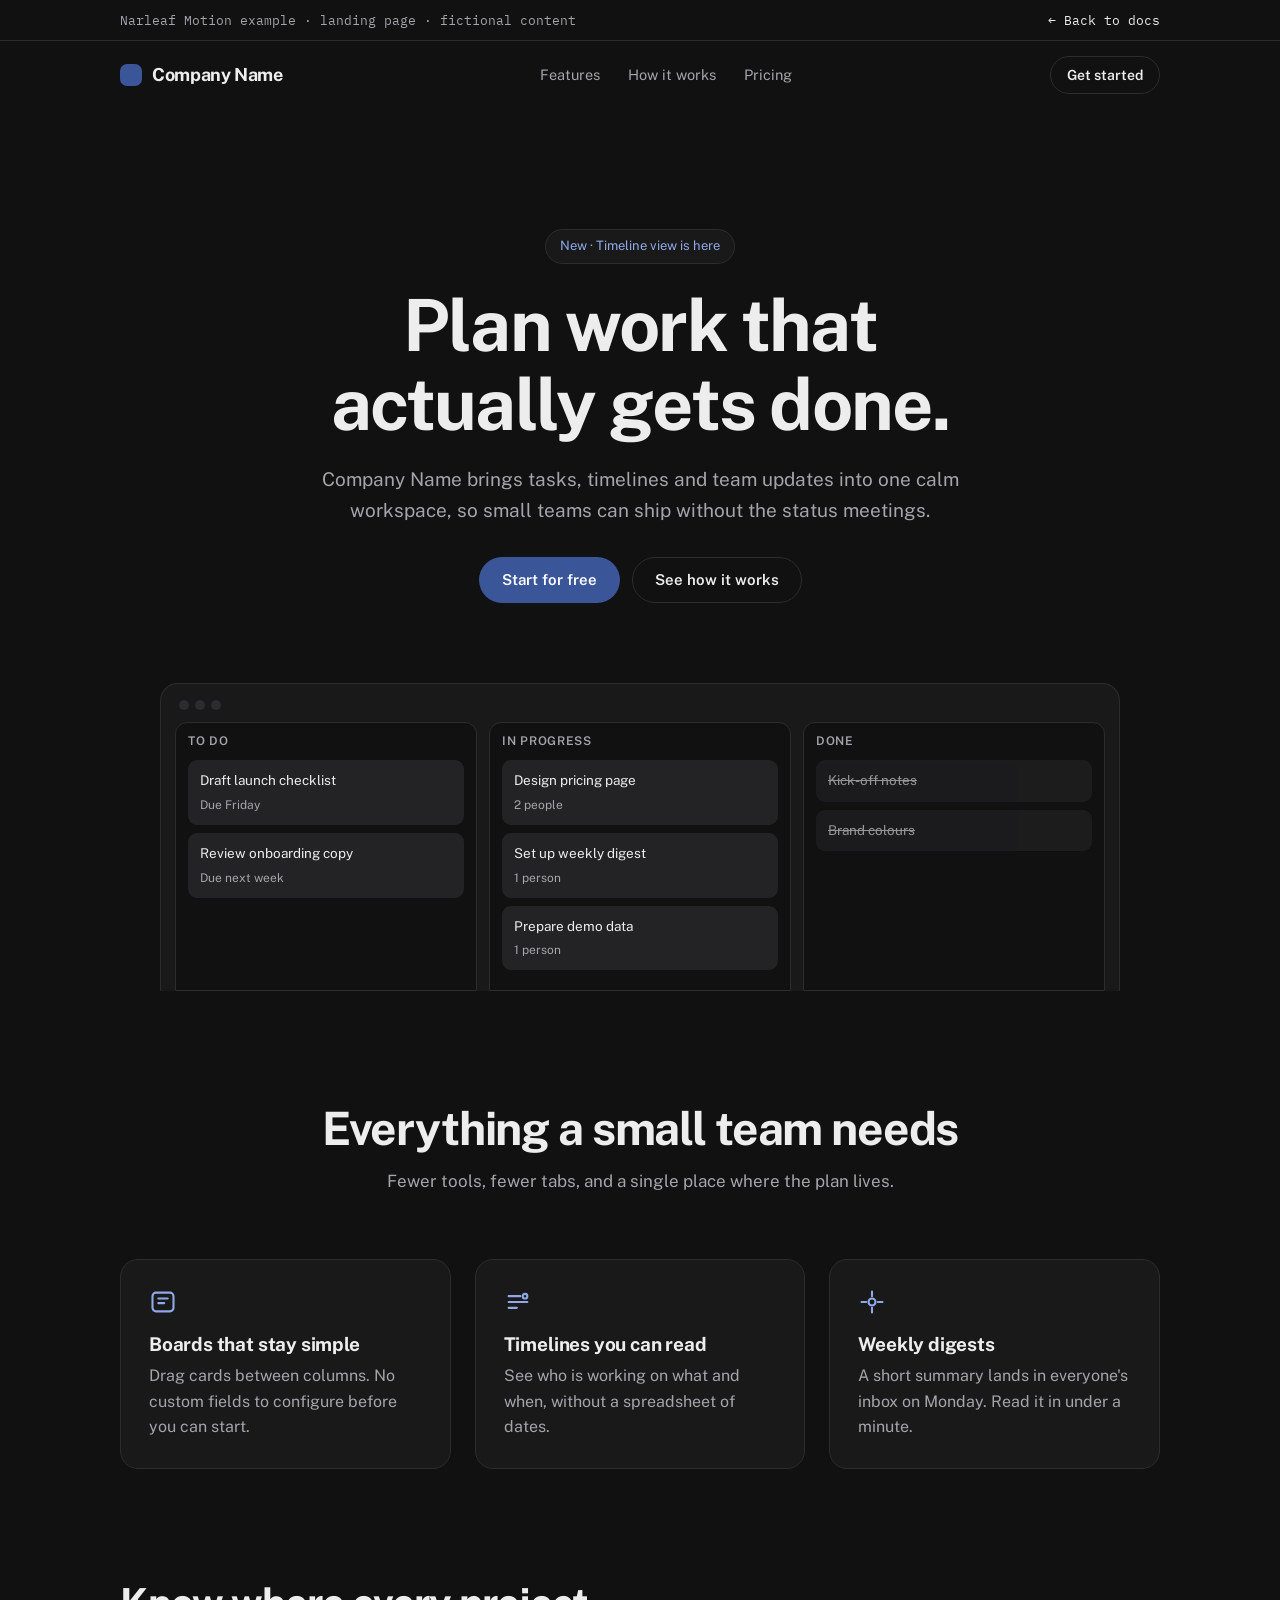
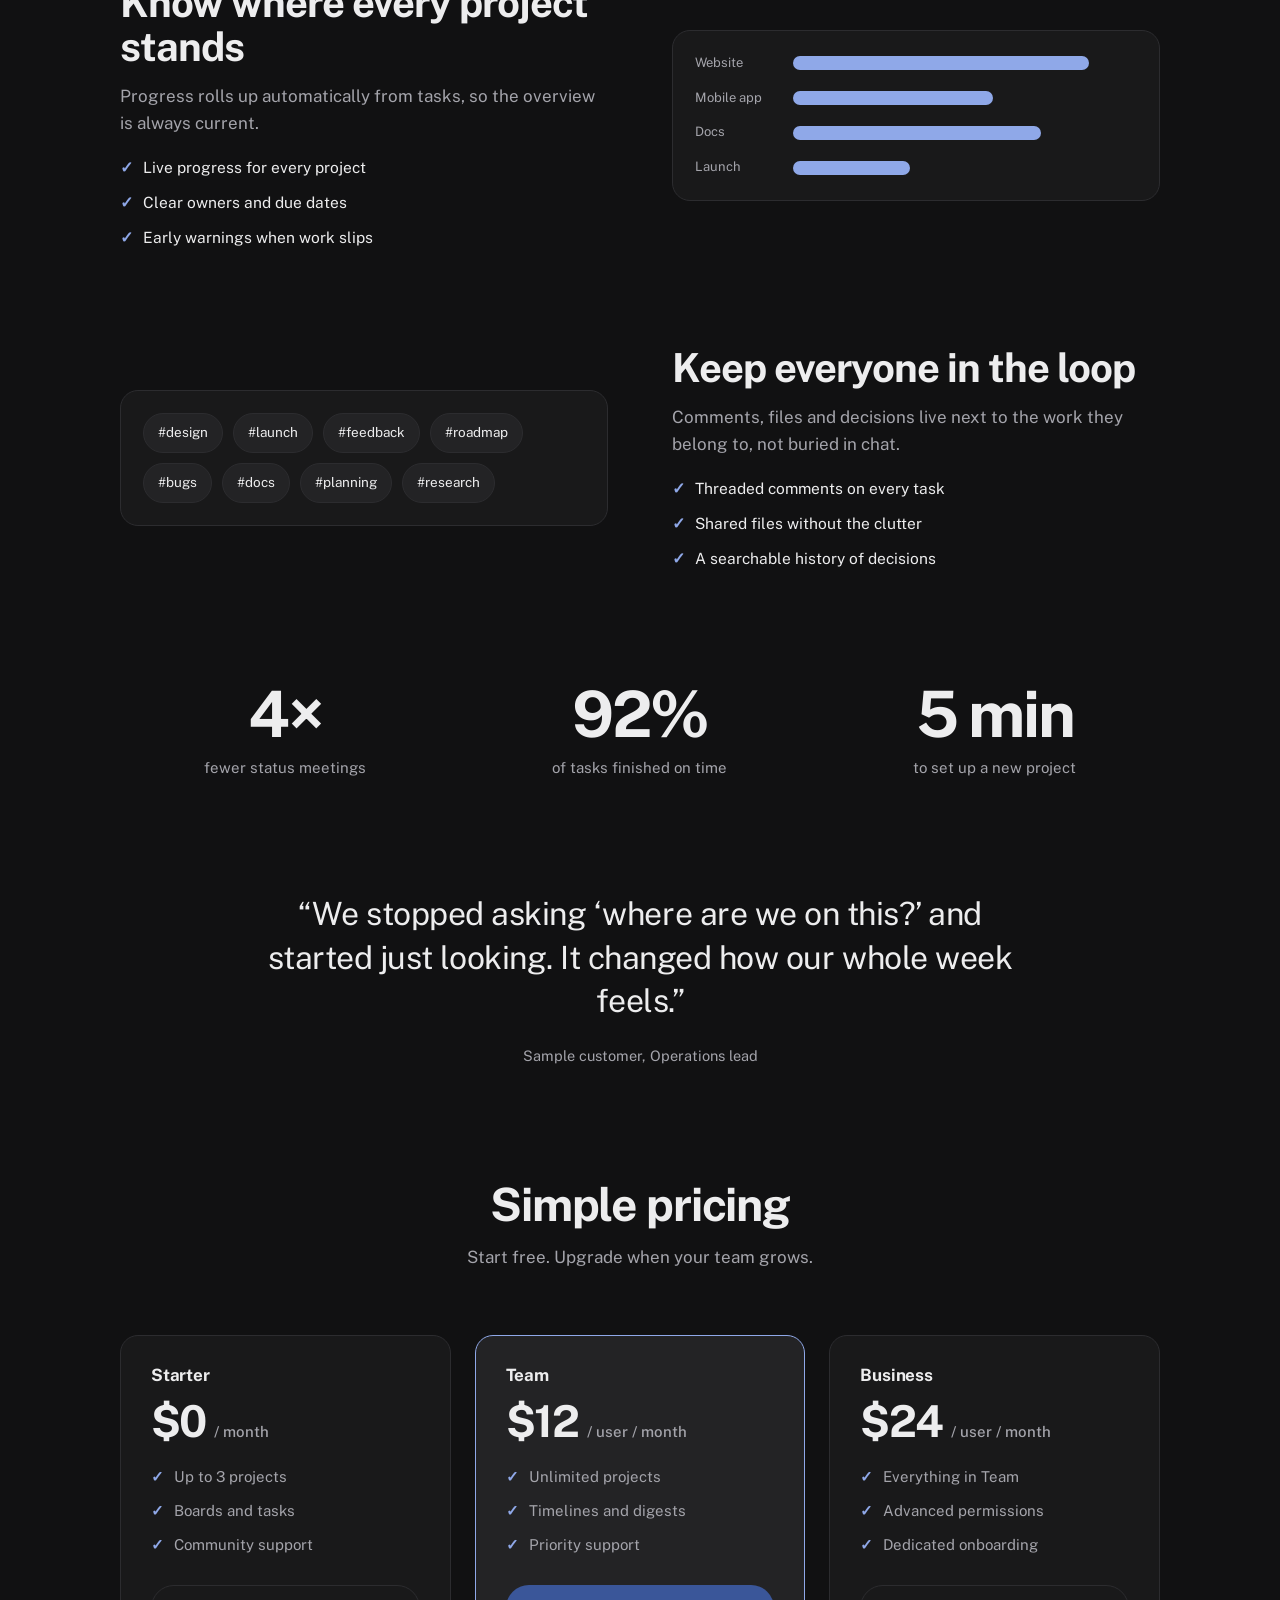
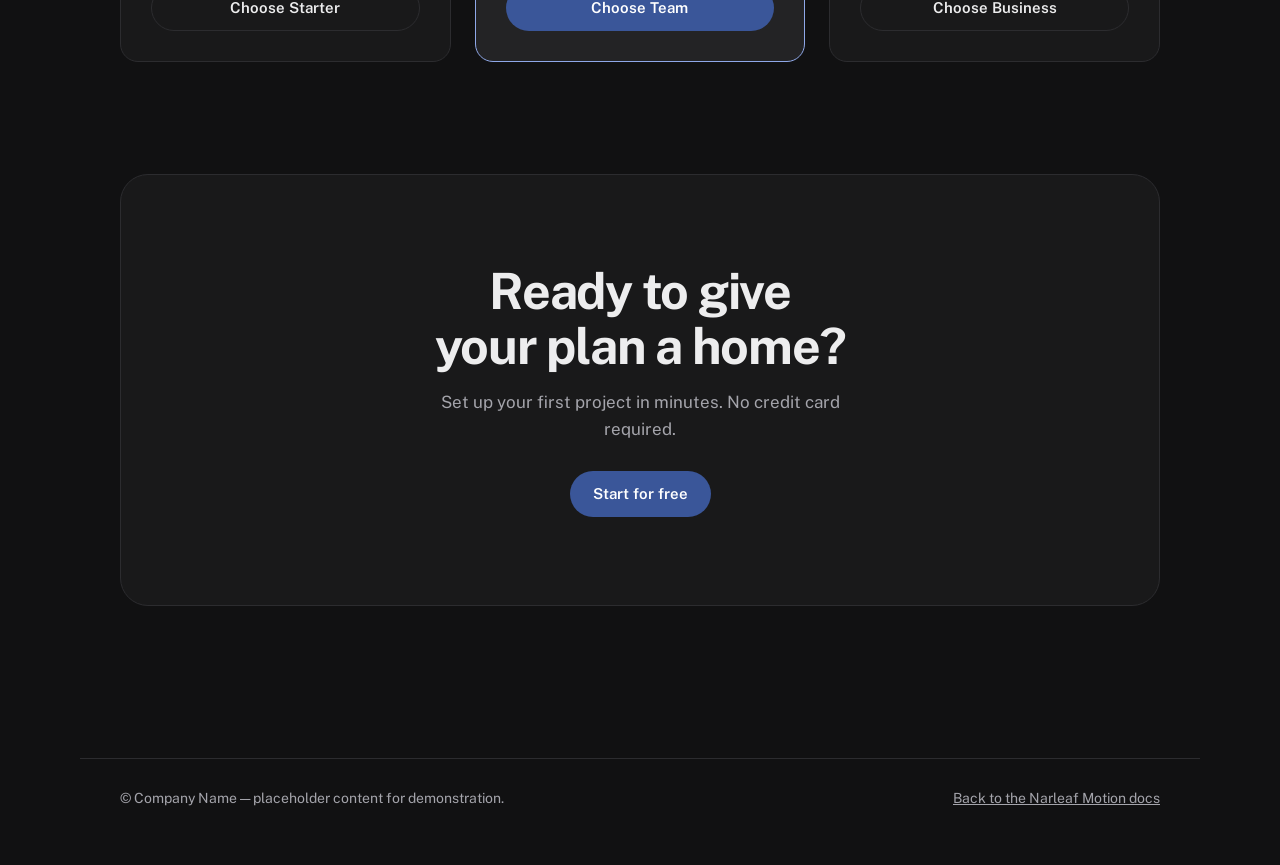
<file: examples/landing.html>
<!DOCTYPE html>
<html lang="en">
<head>
<meta charset="UTF-8">
<meta name="viewport" content="width=device-width, initial-scale=1.0">
<title>Company Name — Landing page example</title>
<meta name="description" content="A fictional SaaS landing page showing Narleaf Motion on a real page layout.">
<link rel="stylesheet" href="../narleaf-core.css">
<link rel="stylesheet" href="../narleaf-motion.css">
<link rel="stylesheet" href="base.css">
<style>
:root {
  --bg:      #111112;
  --surface: #19191a;
  --raised:  #232325;
  --line:    #2c2c2f;
  --ink:     #ededee;
  --ink-2:   #a4a4ab;
  --accent:  #8fa8e8;
  --primary: #3a5699;
  --primary-hover: #4768b5;
  --primary-ink: #ffffff;
  --nar-container-max: 1120px;
  color-scheme: dark;
}

body { background: var(--bg); color: var(--ink-2); }

h1, h2, h3 { margin: 0; color: var(--ink); letter-spacing: -0.025em; line-height: 1.1; }
p { margin: 0; }

/* ---------- Header ---------- */
.top { display: flex; align-items: center; justify-content: space-between; height: 68px; }
.logo { display: inline-flex; align-items: center; gap: 10px; font-weight: 700; font-size: 18px; color: var(--ink); text-decoration: none; letter-spacing: -0.02em; }
.logo i { width: 22px; height: 22px; border-radius: 7px; background: var(--primary); }
.top nav { display: none; gap: 28px; font-size: 14.5px; }
.top nav a { text-decoration: none; }
.top nav a:hover { color: var(--ink); }
@media (min-width: 768px) { .top nav { display: flex; } }

.btn { display: inline-flex; align-items: center; justify-content: center; height: 46px; padding: 0 22px; border-radius: 999px; border: 1px solid transparent; font-weight: 600; font-size: 15px; text-decoration: none; transition: background-color .15s ease, border-color .15s ease; }
.btn-primary { background: var(--primary); color: var(--primary-ink); }
.btn-primary:hover { background: var(--primary-hover); }
.btn-ghost { border-color: var(--line); color: var(--ink); }
.btn-ghost:hover { border-color: var(--ink-2); }
.btn-sm { height: 38px; padding: 0 16px; font-size: 14px; }

/* ---------- Hero ---------- */
.hero { position: relative; overflow: hidden; padding-block: clamp(64px, 10vw, 120px) 0; text-align: center; }
.eyebrow { display: inline-block; padding: 6px 14px; border: 1px solid var(--line); border-radius: 999px; font-size: 13px; color: var(--accent); background: var(--surface); }
.hero h1 { max-width: 16ch; margin: 22px auto 20px; font-size: clamp(40px, 7vw, 72px); text-wrap: balance; }
.hero .lead { max-width: 54ch; margin: 0 auto 32px; font-size: clamp(16px, 1.8vw, 19px); }
.hero .cta { display: flex; flex-wrap: wrap; justify-content: center; gap: 12px; }

.window { position: relative; margin: clamp(48px, 7vw, 80px) auto 0; max-width: 960px; background: var(--surface); border: 1px solid var(--line); border-bottom: 0; border-radius: 18px 18px 0 0; padding: 14px 14px 0; text-align: left; }
.dots { display: flex; gap: 6px; padding: 2px 4px 12px; }
.dots b { width: 10px; height: 10px; border-radius: 50%; background: var(--line); }
.board { --nar-gap: 12px; }
.col { background: var(--bg); border: 1px solid var(--line); border-radius: 12px 12px 0 0; padding: 12px; min-height: 220px; }
.col h3 { font-size: 12px; font-weight: 600; letter-spacing: .06em; text-transform: uppercase; color: var(--ink-2); margin-bottom: 12px; }
.task { padding: 10px 12px; margin-bottom: 8px; background: var(--raised); border-radius: 9px; font-size: 13.5px; color: var(--ink); }
.task small { display: block; margin-top: 4px; font-size: 12px; color: var(--ink-2); }
.task.done { opacity: .6; text-decoration: line-through; }

/* ---------- Sections ---------- */
.section { padding-block: clamp(64px, 9vw, 112px); }
.tight { padding-top: 0; }
.section-head { max-width: 640px; margin: 0 auto clamp(40px, 6vw, 64px); text-align: center; }
.section-head h2 { font-size: clamp(30px, 4.4vw, 46px); margin-bottom: 14px; }
.section-head p { font-size: 17px; }


.feature { padding: 28px; background: var(--surface); border: 1px solid var(--line); border-radius: 18px; }
.feature svg { width: 28px; height: 28px; margin-bottom: 18px; stroke: var(--accent); fill: none; stroke-width: 1.8; stroke-linecap: round; stroke-linejoin: round; }
.feature h3 { font-size: 19px; margin-bottom: 8px; letter-spacing: -0.01em; }

/* ---------- Alternating rows ---------- */
.row { --nar-gap-block: 32px; align-items: center; margin-bottom: clamp(56px, 8vw, 96px); }
.row:last-child { margin-bottom: 0; }
@media (min-width: 1024px) {
  .row { --nar-gap-inline: 64px; }
  .row.flip .row-text { order: 2; }
}
.row-text h2 { font-size: clamp(28px, 3.6vw, 40px); margin-bottom: 14px; }
.row-text p { font-size: 17px; margin-bottom: 18px; }
.checks { list-style: none; margin: 0; padding: 0; display: grid; gap: 10px; font-size: 15.5px; color: var(--ink); }
.checks li::before { content: "✓"; margin-right: 10px; color: var(--accent); font-weight: 700; }

.panel { padding: 22px; background: var(--surface); border: 1px solid var(--line); border-radius: 18px; }
.bar-row { display: grid; grid-template-columns: 84px 1fr; align-items: center; gap: 14px; margin-bottom: 14px; font-size: 13px; }
.bar-row:last-child { margin-bottom: 0; }
.bar-row span:last-child { display: block; height: 14px; border-radius: 99px; background: var(--accent); }
.chip-list { display: flex; flex-wrap: wrap; gap: 10px; }
.chip { padding: 8px 14px; border: 1px solid var(--line); border-radius: 999px; background: var(--raised); font-size: 13.5px; color: var(--ink); }

/* ---------- Stats / quote ---------- */
.stats { --nar-gap-block: 28px; text-align: center; }
.stat strong { display: block; font-size: clamp(40px, 6vw, 64px); line-height: 1; letter-spacing: -0.035em; color: var(--ink); }
.stat span { display: block; margin-top: 10px; font-size: 15px; }

.quote { max-width: 780px; margin: 0 auto; text-align: center; }
.quote blockquote { margin: 0 0 22px; font-size: clamp(22px, 3vw, 32px); line-height: 1.35; letter-spacing: -0.015em; color: var(--ink); }
.quote figcaption { font-size: 14.5px; }

/* ---------- Pricing ---------- */
.price { display: flex; flex-direction: column; padding: 30px; background: var(--surface); border: 1px solid var(--line); border-radius: 18px; }
.price.pop { border-color: var(--accent); background: var(--raised); }
.price h3 { font-size: 17px; margin-bottom: 14px; letter-spacing: -0.01em; }
.price .amount { font-size: 44px; font-weight: 700; letter-spacing: -0.035em; color: var(--ink); line-height: 1; }
.price .amount small { font-size: 15px; font-weight: 500; color: var(--ink-2); letter-spacing: 0; }
.price ul { list-style: none; margin: 22px 0 28px; padding: 0; display: grid; gap: 10px; font-size: 15px; }
.price li::before { content: "✓"; margin-right: 10px; color: var(--accent); font-weight: 700; }
.price .btn { margin-top: auto; }

/* ---------- Final CTA ---------- */
.final { padding: clamp(48px, 8vw, 88px) 24px; text-align: center; border: 1px solid var(--line); border-radius: 28px; background: var(--surface); }
.final h2 { max-width: 20ch; margin: 0 auto 16px; font-size: clamp(30px, 4.8vw, 50px); text-wrap: balance; }
.final p { max-width: 46ch; margin: 0 auto 28px; font-size: 17px; }

/* ---------- Footer ---------- */
.foot { padding-block: 40px 56px; font-size: 14px; }
.foot .nar-container { display: flex; flex-wrap: wrap; justify-content: space-between; gap: 12px 24px; border-top: 1px solid var(--line); padding-top: 28px; }
</style>
</head>
<body>

<div class="ex-bar"><div class="nar-container nar-pi-auto">
  <span>Narleaf Motion example · landing page · fictional content</span>
  <a href="../index.html#examples">← Back to docs</a>
</div></div>

<header><div class="nar-container nar-pi-auto top">
  <a class="logo" href="#top"><i aria-hidden="true"></i>Company Name</a>
  <nav aria-label="Primary">
    <a href="#features">Features</a>
    <a href="#how">How it works</a>
    <a href="#pricing">Pricing</a>
  </nav>
  <a class="btn btn-ghost btn-sm" href="#pricing">Get started</a>
</div></header>

<main id="top">

<section class="hero"><div class="nar-container nar-pi-auto">
  <span class="eyebrow">New · Timeline view is here</span>
  <h1>Plan work that actually gets done.</h1>
  <p class="lead">Company Name brings tasks, timelines and team updates into one calm workspace, so small teams can ship without the status meetings.</p>
  <div class="cta">
    <a class="btn btn-primary" href="#pricing">Start for free</a>
    <a class="btn btn-ghost" href="#how">See how it works</a>
  </div>

  <div class="window" aria-hidden="true">
    <div class="dots"><b></b><b></b><b></b></div>
    <div class="board nar-grid">
      <div class="col nar-span-4"><h3>To do</h3>
        <div class="task">Draft launch checklist<small>Due Friday</small></div>
        <div class="task">Review onboarding copy<small>Due next week</small></div>
      </div>
      <div class="col nar-span-4"><h3>In progress</h3>
        <div class="task">Design pricing page<small>2 people</small></div>
        <div class="task">Set up weekly digest<small>1 person</small></div>
        <div class="task">Prepare demo data<small>1 person</small></div>
      </div>
      <div class="col nar-span-4"><h3>Done</h3>
        <div class="task done">Kick-off notes</div>
        <div class="task done">Brand colours</div>
      </div>
    </div>
  </div>
</div></section>

<section class="section" id="features"><div class="nar-container nar-pi-auto">
  <div class="section-head" data-nar-motion="slide-up" data-nar-slide-distance="40">
    <h2>Everything a small team needs</h2>
    <p>Fewer tools, fewer tabs, and a single place where the plan lives.</p>
  </div>
  <div class="nar-grid nar-gap-auto">
    <article class="feature nar-span-12 nar-span-md-4" data-nar-motion="scale-up" data-nar-scale-start="80" data-nar-motion-start="0" data-nar-motion-end="30">
      <svg viewBox="0 0 24 24" aria-hidden="true"><rect x="3" y="4" width="18" height="16" rx="3"/><path d="M8 9h8M8 13h5"/></svg>
      <h3>Boards that stay simple</h3>
      <p>Drag cards between columns. No custom fields to configure before you can start.</p>
    </article>
    <article class="feature nar-span-12 nar-span-md-4" data-nar-motion="scale-up" data-nar-scale-start="80" data-nar-motion-start="5" data-nar-motion-end="35">
      <svg viewBox="0 0 24 24" aria-hidden="true"><path d="M4 7h10M4 12h16M4 17h7"/><circle cx="18" cy="7" r="2"/></svg>
      <h3>Timelines you can read</h3>
      <p>See who is working on what and when, without a spreadsheet of dates.</p>
    </article>
    <article class="feature nar-span-12 nar-span-md-4" data-nar-motion="scale-up" data-nar-scale-start="80" data-nar-motion-start="10" data-nar-motion-end="40">
      <svg viewBox="0 0 24 24" aria-hidden="true"><path d="M12 3v4M12 17v4M3 12h4M17 12h4"/><circle cx="12" cy="12" r="3"/></svg>
      <h3>Weekly digests</h3>
      <p>A short summary lands in everyone's inbox on Monday. Read it in under a minute.</p>
    </article>
  </div>
</div></section>

<section class="section tight" id="how"><div class="nar-container nar-pi-auto">
  <div class="row nar-grid nar-gap-auto">
    <div class="row-text nar-span-12 nar-span-lg-6" data-nar-motion="slide-up">
      <h2>Know where every project stands</h2>
      <p>Progress rolls up automatically from tasks, so the overview is always current.</p>
      <ul class="checks">
        <li>Live progress for every project</li>
        <li>Clear owners and due dates</li>
        <li>Early warnings when work slips</li>
      </ul>
    </div>
    <div class="panel nar-span-12 nar-span-lg-6" data-nar-motion="scale-up" data-nar-scale-start="90" aria-hidden="true">
      <div class="bar-row"><span>Website</span><span style="width:86%"></span></div>
      <div class="bar-row"><span>Mobile app</span><span style="width:58%"></span></div>
      <div class="bar-row"><span>Docs</span><span style="width:72%"></span></div>
      <div class="bar-row"><span>Launch</span><span style="width:34%"></span></div>
    </div>
  </div>

  <div class="row flip nar-grid nar-gap-auto">
    <div class="row-text nar-span-12 nar-span-lg-6" data-nar-motion="slide-up">
      <h2>Keep everyone in the loop</h2>
      <p>Comments, files and decisions live next to the work they belong to, not buried in chat.</p>
      <ul class="checks">
        <li>Threaded comments on every task</li>
        <li>Shared files without the clutter</li>
        <li>A searchable history of decisions</li>
      </ul>
    </div>
    <div class="panel nar-span-12 nar-span-lg-6" data-nar-motion="scale-up" data-nar-scale-start="90" aria-hidden="true">
      <div class="chip-list">
        <span class="chip">#design</span><span class="chip">#launch</span><span class="chip">#feedback</span>
        <span class="chip">#roadmap</span><span class="chip">#bugs</span><span class="chip">#docs</span>
        <span class="chip">#planning</span><span class="chip">#research</span>
      </div>
    </div>
  </div>
</div></section>

<section class="section tight"><div class="nar-container nar-pi-auto">
  <div class="stats nar-grid nar-gap-auto">
    <div class="stat nar-span-12 nar-span-md-4" data-nar-motion="fade" data-nar-motion-start="0" data-nar-motion-end="30"><strong>4×</strong><span>fewer status meetings</span></div>
    <div class="stat nar-span-12 nar-span-md-4" data-nar-motion="fade" data-nar-motion-start="5" data-nar-motion-end="35"><strong>92%</strong><span>of tasks finished on time</span></div>
    <div class="stat nar-span-12 nar-span-md-4" data-nar-motion="fade" data-nar-motion-start="10" data-nar-motion-end="40"><strong>5 min</strong><span>to set up a new project</span></div>
  </div>
</div></section>

<section class="section tight"><div class="nar-container nar-pi-auto">
  <figure class="quote" data-nar-motion="fade" data-nar-motion-start="0" data-nar-motion-end="60">
    <blockquote>“We stopped asking ‘where are we on this?’ and started just looking. It changed how our whole week feels.”</blockquote>
    <figcaption>Sample customer, Operations lead</figcaption>
  </figure>
</div></section>

<section class="section tight" id="pricing"><div class="nar-container nar-pi-auto">
  <div class="section-head" data-nar-motion="slide-up" data-nar-slide-distance="40">
    <h2>Simple pricing</h2>
    <p>Start free. Upgrade when your team grows.</p>
  </div>
  <div class="nar-grid nar-gap-auto">
    <div class="price nar-span-12 nar-span-md-4" data-nar-motion="slide-up" data-nar-motion-start="0" data-nar-motion-end="35">
      <h3>Starter</h3>
      <div class="amount">$0 <small>/ month</small></div>
      <ul><li>Up to 3 projects</li><li>Boards and tasks</li><li>Community support</li></ul>
      <a class="btn btn-ghost" href="#">Choose Starter</a>
    </div>
    <div class="price pop nar-span-12 nar-span-md-4" data-nar-motion="slide-up" data-nar-motion-start="5" data-nar-motion-end="40">
      <h3>Team</h3>
      <div class="amount">$12 <small>/ user / month</small></div>
      <ul><li>Unlimited projects</li><li>Timelines and digests</li><li>Priority support</li></ul>
      <a class="btn btn-primary" href="#">Choose Team</a>
    </div>
    <div class="price nar-span-12 nar-span-md-4" data-nar-motion="slide-up" data-nar-motion-start="10" data-nar-motion-end="45">
      <h3>Business</h3>
      <div class="amount">$24 <small>/ user / month</small></div>
      <ul><li>Everything in Team</li><li>Advanced permissions</li><li>Dedicated onboarding</li></ul>
      <a class="btn btn-ghost" href="#">Choose Business</a>
    </div>
  </div>
</div></section>

<section class="section tight"><div class="nar-container nar-pi-auto">
  <div class="final" data-nar-motion="scale-up" data-nar-scale-start="90" data-nar-motion-start="0" data-nar-motion-end="40">
    <h2>Ready to give your plan a home?</h2>
    <p>Set up your first project in minutes. No credit card required.</p>
    <a class="btn btn-primary" href="#pricing">Start for free</a>
  </div>
</div></section>

</main>

<footer class="foot"><div class="nar-container nar-pi-auto">
  <span>© Company Name — placeholder content for demonstration.</span>
  <span><a href="../index.html#examples">Back to the Narleaf Motion docs</a></span>
</div></footer>

</body>
</html>
</file>
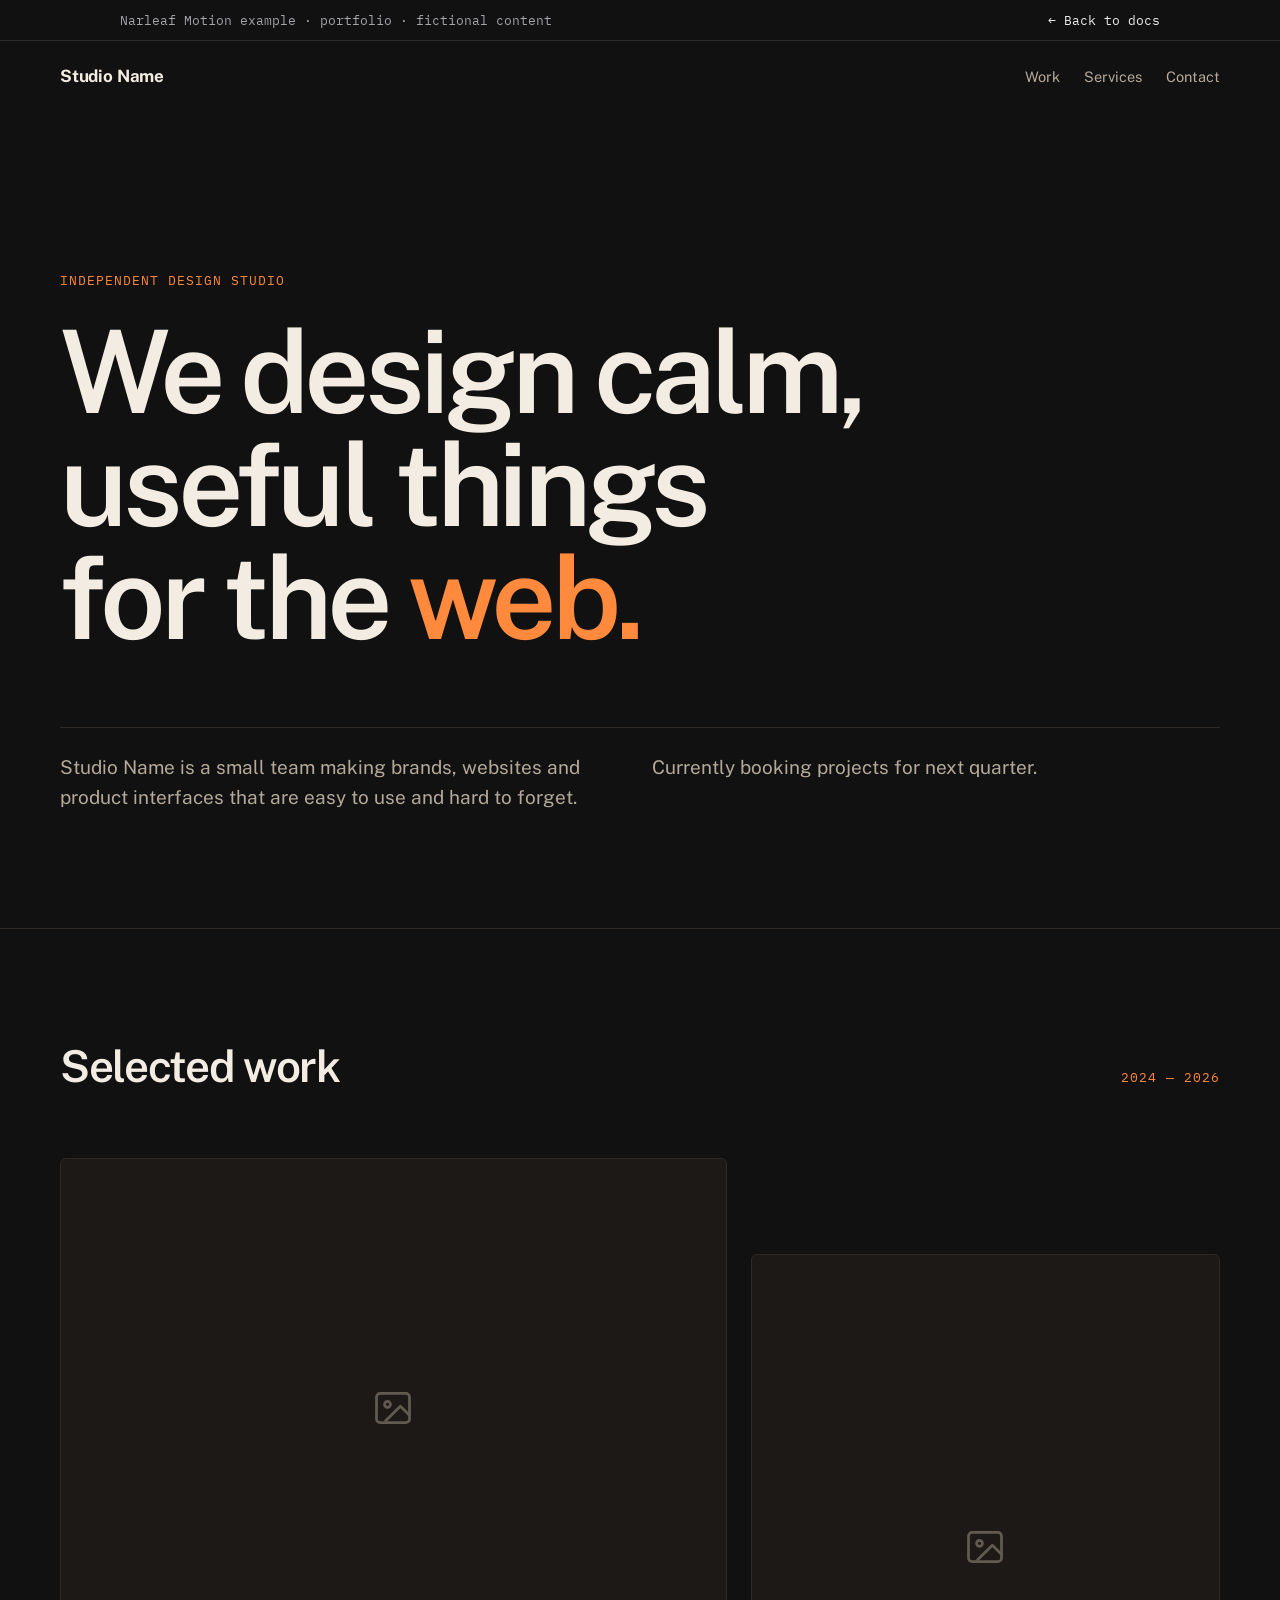
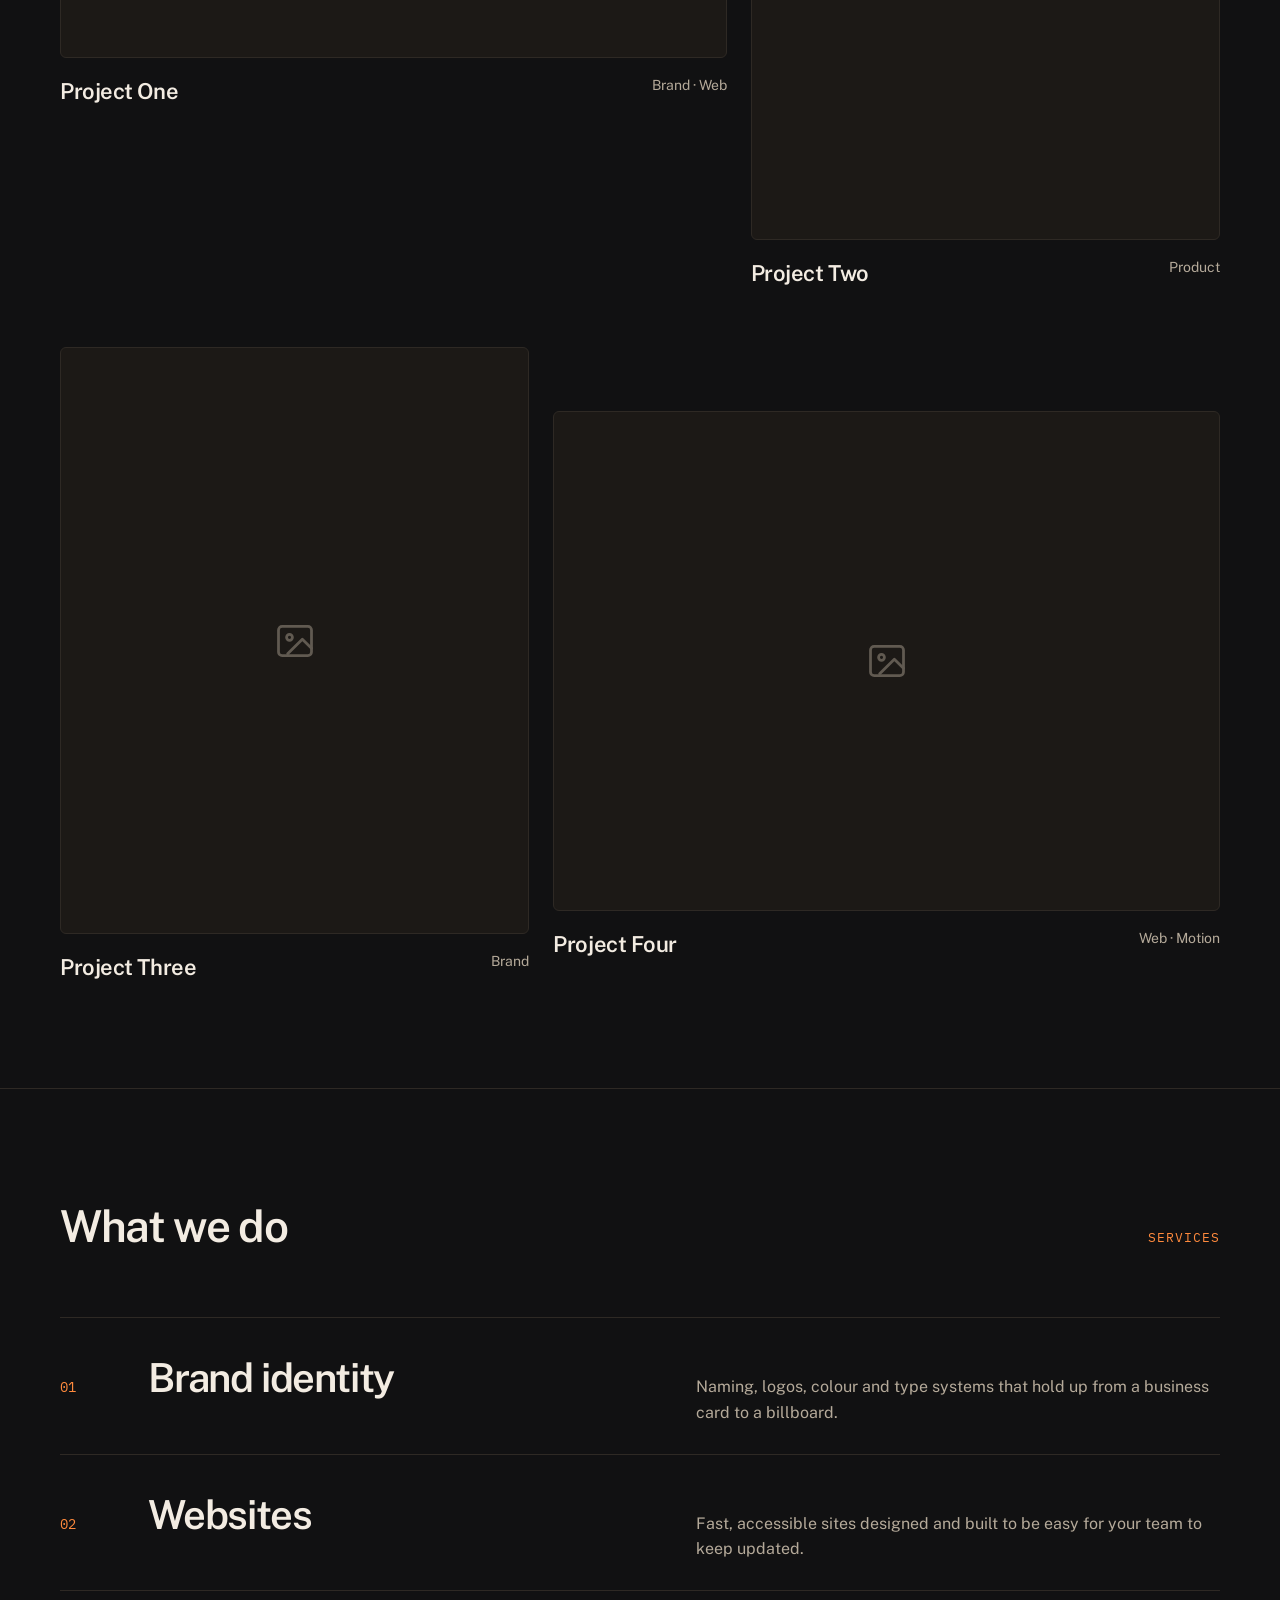
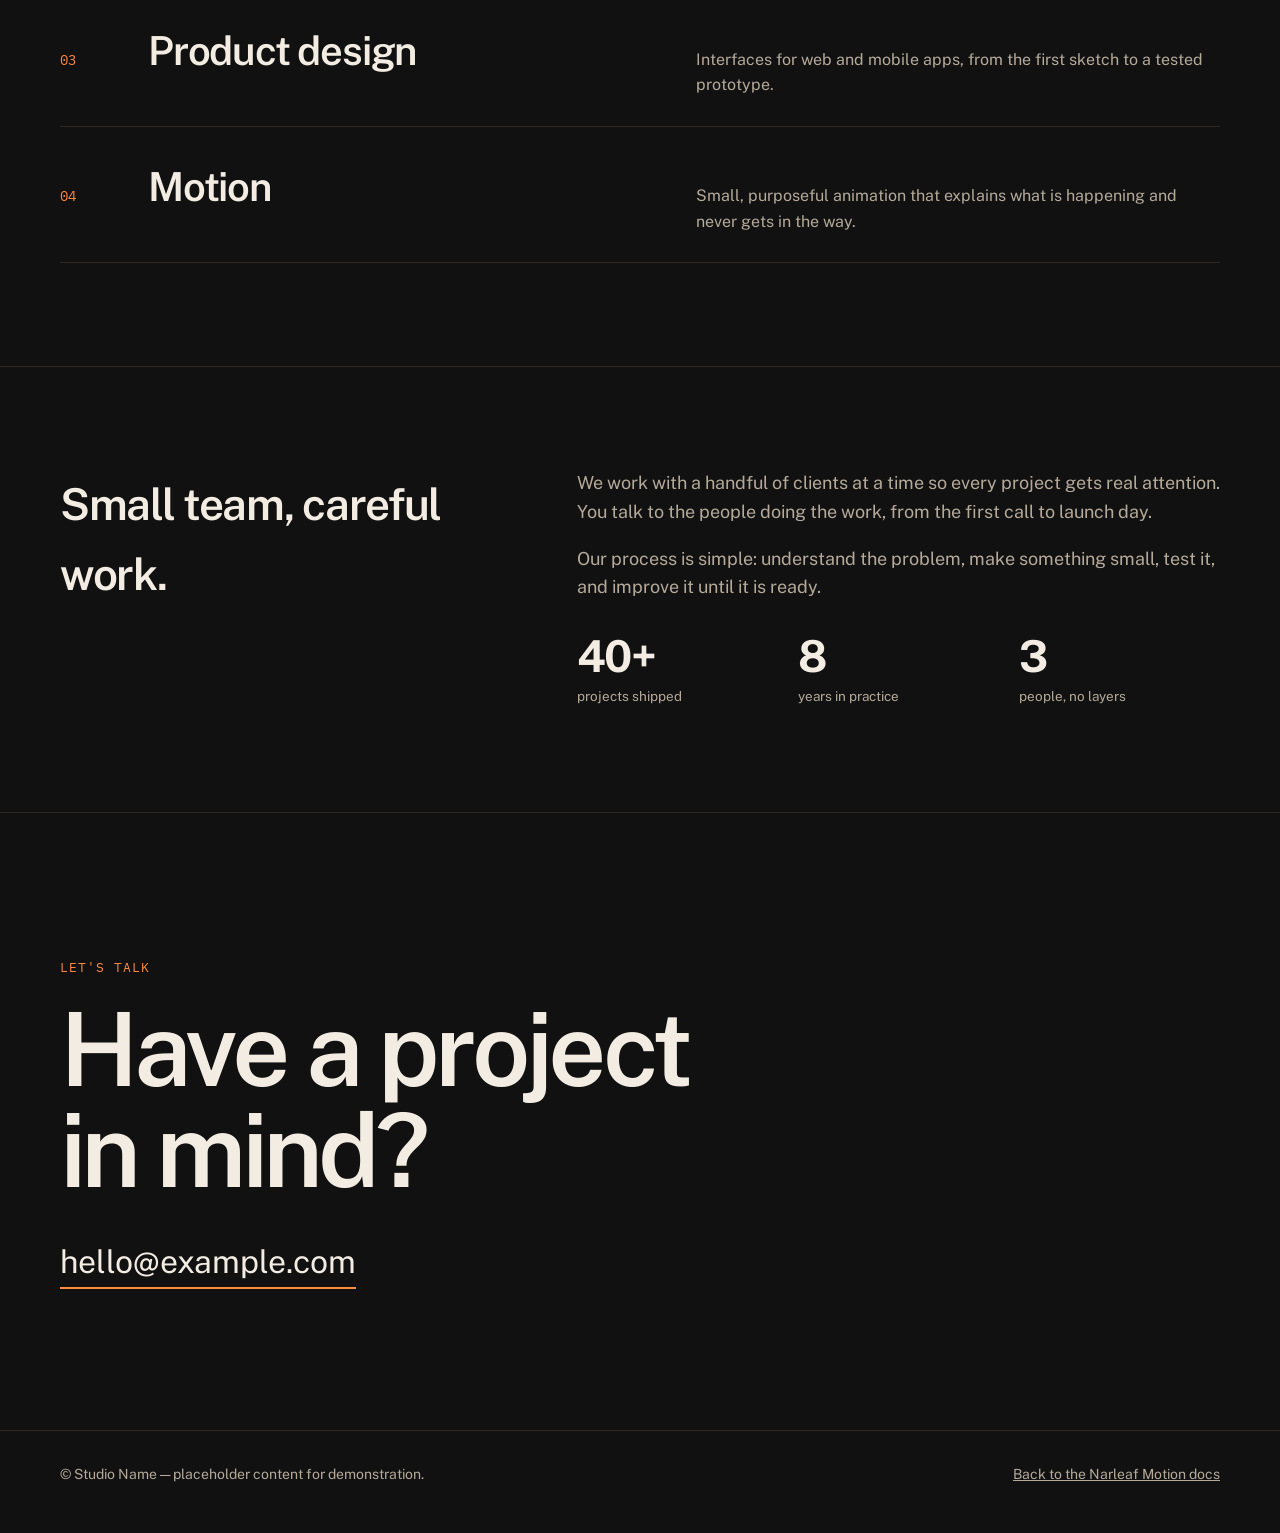
<file: examples/portfolio.html>
<!DOCTYPE html>
<html lang="en">
<head>
<meta charset="UTF-8">
<meta name="viewport" content="width=device-width, initial-scale=1.0">
<title>Studio Name — Portfolio example</title>
<meta name="description" content="A fictional design studio portfolio showing Narleaf Motion on a real page layout.">
<link rel="stylesheet" href="../narleaf-core.css">
<link rel="stylesheet" href="../narleaf-motion.css">
<link rel="stylesheet" href="base.css">
<style>
:root {
  --bg:      #111112;
  --surface: #1c1916;
  --line:    #2e2924;
  --ink:     #f3ece2;
  --ink-2:   #b5aa9a;
  --accent:  #ff8a3d;
  --ph-bg:   var(--surface);
  --nar-container-max: 1240px;
  color-scheme: dark;
}

body { background: var(--bg); color: var(--ink-2); }

h1, h2, h3 { margin: 0; color: var(--ink); font-weight: 600; }
p { margin: 0; }

.label { font-family: "IBM Plex Mono", ui-monospace, Menlo, Consolas, monospace; font-size: 12.5px; letter-spacing: .08em; text-transform: uppercase; color: var(--accent); }

/* ---------- Header ---------- */
.top { display: flex; align-items: center; justify-content: space-between; height: 72px; }
.mark { font-weight: 700; font-size: 17px; color: var(--ink); text-decoration: none; letter-spacing: -0.01em; }
.top nav { display: flex; gap: 24px; font-size: 14.5px; }
.top nav a { text-decoration: none; }
.top nav a:hover { color: var(--ink); }
.top nav .opt { display: none; }
@media (min-width: 640px) { .top nav .opt { display: inline; } }

/* ---------- Hero ---------- */
.hero { padding-block: clamp(72px, 12vw, 160px) clamp(64px, 9vw, 120px); }
.hero h1 { max-width: 14ch; margin-top: 24px; font-size: clamp(44px, 9vw, 120px); line-height: .98; letter-spacing: -0.045em; text-wrap: balance; }
.hero h1 em { font-style: normal; color: var(--accent); }
.hero .intro { --nar-gap-block: 24px; margin-top: clamp(40px, 6vw, 72px); padding-top: 24px; border-top: 1px solid var(--line); }
.hero .intro p { max-width: 46ch; font-size: clamp(16px, 1.6vw, 19px); }

/* ---------- Work ---------- */
.section { padding-block: clamp(56px, 8vw, 112px); border-top: 1px solid var(--line); }
.section-title { display: flex; align-items: baseline; justify-content: space-between; gap: 16px; margin-bottom: clamp(32px, 5vw, 56px); }
.section-title h2 { font-size: clamp(28px, 4vw, 44px); letter-spacing: -0.03em; }

.work { --nar-gap-block: clamp(32px, 5vw, 56px); }
@media (min-width: 768px) {
  .work .p2 { margin-top: 96px; }
  .work .p4 { margin-top: 64px; }
}

.project { display: block; text-decoration: none; }
.cover { position: relative; aspect-ratio: 4 / 3; border-radius: 6px; overflow: hidden; }
.p2 .cover, .p3 .cover { aspect-ratio: 4 / 5; }
.project .meta { display: flex; justify-content: space-between; gap: 16px; margin-top: 16px; }
.project h3 { font-size: 22px; letter-spacing: -0.02em; transition: color .15s ease; }
.project:hover h3 { color: var(--accent); }
.project .tags { font-size: 14px; }

/* ---------- Services ---------- */
.services { list-style: none; margin: 0; padding: 0; }
.service { display: grid; gap: 8px 24px; padding-block: 28px; border-top: 1px solid var(--line); grid-template-columns: 48px 1fr; }
.service:last-child { border-bottom: 1px solid var(--line); }
.service .num { font-family: "IBM Plex Mono", ui-monospace, Menlo, Consolas, monospace; font-size: 14px; color: var(--accent); padding-top: 6px; }
.service h3 { font-size: clamp(24px, 3.4vw, 40px); letter-spacing: -0.03em; }
.service p { grid-column: 2; max-width: 52ch; }
@media (min-width: 900px) {
  .service { grid-template-columns: 64px 1fr 1fr; align-items: baseline; }
  .service p { grid-column: auto; }
}

/* ---------- About ---------- */
.about { --nar-gap-block: 32px; }
@media (min-width: 1024px) { .about { --nar-gap-inline: 80px; } }
.about h2 { font-size: clamp(28px, 4vw, 44px); letter-spacing: -0.03em; }
.about .copy { display: grid; gap: 18px; font-size: 18px; }
.facts { --nar-gap: 20px; margin-top: 12px; }
.facts strong { display: block; font-size: clamp(28px, 4vw, 44px); letter-spacing: -0.03em; color: var(--ink); line-height: 1.1; }
.facts span { font-size: 13.5px; }

/* ---------- Contact ---------- */
.contact { padding-block: clamp(72px, 11vw, 160px); border-top: 1px solid var(--line); }
.contact h2 { max-width: 12ch; margin-top: 20px; font-size: clamp(44px, 8vw, 104px); line-height: .98; letter-spacing: -0.045em; text-wrap: balance; }
.contact .addr { display: inline-block; margin-top: 36px; font-size: clamp(20px, 3vw, 32px); color: var(--ink); border-bottom: 2px solid var(--accent); }

/* ---------- Footer ---------- */
.foot { padding-block: 32px 48px; border-top: 1px solid var(--line); font-size: 14px; }
.foot .nar-container { display: flex; flex-wrap: wrap; justify-content: space-between; gap: 12px 24px; }
</style>
</head>
<body>

<div class="ex-bar"><div class="nar-container nar-pi-auto">
  <span>Narleaf Motion example · portfolio · fictional content</span>
  <a href="../index.html#examples">← Back to docs</a>
</div></div>

<header><div class="nar-container nar-pi-auto top">
  <a class="mark" href="#top">Studio Name</a>
  <nav aria-label="Primary">
    <a class="opt" href="#work">Work</a>
    <a class="opt" href="#services">Services</a>
    <a href="#contact">Contact</a>
  </nav>
</div></header>

<main id="top">

<section class="hero"><div class="nar-container nar-pi-auto">
  <span class="label">Independent design studio</span>
  <h1>We design calm, useful things for the <em>web.</em></h1>
  <div class="intro nar-grid nar-gap-auto">
    <p class="nar-span-12 nar-span-md-6">Studio Name is a small team making brands, websites and product interfaces that are easy to use and hard to forget.</p>
    <p class="nar-span-12 nar-span-md-6">Currently booking projects for next quarter.</p>
  </div>
</div></section>

<section class="section" id="work"><div class="nar-container nar-pi-auto">
  <div class="section-title">
    <h2>Selected work</h2>
    <span class="label">2024 — 2026</span>
  </div>
  <div class="work nar-grid nar-gap-auto">
    <a class="project p1 nar-span-12 nar-span-md-7" href="#" data-nar-motion="slide-up" data-nar-slide-distance="80">
      <div class="cover ph" aria-hidden="true"><svg viewBox="0 0 24 24"><rect x="3" y="4" width="18" height="16" rx="2"/><circle cx="9" cy="10" r="1.6"/><path d="M21 16l-5-5-8 8"/></svg></div>
      <div class="meta"><h3>Project One</h3><span class="tags">Brand · Web</span></div>
    </a>
    <a class="project p2 nar-span-12 nar-span-md-5" href="#" data-nar-motion="slide-up" data-nar-slide-distance="80">
      <div class="cover ph" aria-hidden="true"><svg viewBox="0 0 24 24"><rect x="3" y="4" width="18" height="16" rx="2"/><circle cx="9" cy="10" r="1.6"/><path d="M21 16l-5-5-8 8"/></svg></div>
      <div class="meta"><h3>Project Two</h3><span class="tags">Product</span></div>
    </a>
    <a class="project p3 nar-span-12 nar-span-md-5" href="#" data-nar-motion="slide-up" data-nar-slide-distance="80">
      <div class="cover ph" aria-hidden="true"><svg viewBox="0 0 24 24"><rect x="3" y="4" width="18" height="16" rx="2"/><circle cx="9" cy="10" r="1.6"/><path d="M21 16l-5-5-8 8"/></svg></div>
      <div class="meta"><h3>Project Three</h3><span class="tags">Brand</span></div>
    </a>
    <a class="project p4 nar-span-12 nar-span-md-7" href="#" data-nar-motion="slide-up" data-nar-slide-distance="80">
      <div class="cover ph" aria-hidden="true"><svg viewBox="0 0 24 24"><rect x="3" y="4" width="18" height="16" rx="2"/><circle cx="9" cy="10" r="1.6"/><path d="M21 16l-5-5-8 8"/></svg></div>
      <div class="meta"><h3>Project Four</h3><span class="tags">Web · Motion</span></div>
    </a>
  </div>
</div></section>

<section class="section" id="services"><div class="nar-container nar-pi-auto">
  <div class="section-title" data-nar-motion="fade" data-nar-motion-start="0" data-nar-motion-end="40">
    <h2>What we do</h2>
    <span class="label">Services</span>
  </div>
  <ul class="services">
    <li class="service" data-nar-motion="slide-up" data-nar-slide-distance="30" data-nar-motion-start="0" data-nar-motion-end="40">
      <span class="num">01</span><h3>Brand identity</h3><p>Naming, logos, colour and type systems that hold up from a business card to a billboard.</p>
    </li>
    <li class="service" data-nar-motion="slide-up" data-nar-slide-distance="30" data-nar-motion-start="0" data-nar-motion-end="40">
      <span class="num">02</span><h3>Websites</h3><p>Fast, accessible sites designed and built to be easy for your team to keep updated.</p>
    </li>
    <li class="service" data-nar-motion="slide-up" data-nar-slide-distance="30" data-nar-motion-start="0" data-nar-motion-end="40">
      <span class="num">03</span><h3>Product design</h3><p>Interfaces for web and mobile apps, from the first sketch to a tested prototype.</p>
    </li>
    <li class="service" data-nar-motion="slide-up" data-nar-slide-distance="30" data-nar-motion-start="0" data-nar-motion-end="40">
      <span class="num">04</span><h3>Motion</h3><p>Small, purposeful animation that explains what is happening and never gets in the way.</p>
    </li>
  </ul>
</div></section>

<section class="section" id="about"><div class="nar-container nar-pi-auto">
  <div class="about nar-grid nar-gap-auto">
    <h2 class="nar-span-12 nar-span-lg-5" data-nar-motion="slide-up" data-nar-slide-distance="40">Small team, careful work.</h2>
    <div class="copy nar-span-12 nar-span-lg-7">
      <p data-nar-motion="fade" data-nar-motion-start="0" data-nar-motion-end="40">We work with a handful of clients at a time so every project gets real attention. You talk to the people doing the work, from the first call to launch day.</p>
      <p data-nar-motion="fade" data-nar-motion-start="5" data-nar-motion-end="45">Our process is simple: understand the problem, make something small, test it, and improve it until it is ready.</p>
      <div class="facts nar-grid" data-nar-motion="scale-up" data-nar-scale-start="90" data-nar-motion-start="0" data-nar-motion-end="40">
        <div class="nar-span-4"><strong>40+</strong><span>projects shipped</span></div>
        <div class="nar-span-4"><strong>8</strong><span>years in practice</span></div>
        <div class="nar-span-4"><strong>3</strong><span>people, no layers</span></div>
      </div>
    </div>
  </div>
</div></section>

<section class="contact" id="contact"><div class="nar-container nar-pi-auto">
  <span class="label" data-nar-motion="fade" data-nar-motion-start="0" data-nar-motion-end="30">Let's talk</span>
  <h2 data-nar-motion="slide-up" data-nar-slide-distance="60" data-nar-motion-start="0" data-nar-motion-end="40">Have a project in mind?</h2>
  <span class="addr" data-nar-motion="fade" data-nar-motion-start="5" data-nar-motion-end="45">hello@example.com</span>
</div></section>

</main>

<footer class="foot"><div class="nar-container nar-pi-auto">
  <span>© Studio Name — placeholder content for demonstration.</span>
  <span><a href="../index.html#examples">Back to the Narleaf Motion docs</a></span>
</div></footer>

</body>
</html>
</file>
<file: narleaf-core.css>
/*! Narleaf Layout v0.1.0 */
/*! columns: 12 */
/*! breakpoints: sm, md, lg, xl */
/*! selectors: standard */
/*! core: container, container-full, grid, span, span auto, span responsive, pi-auto, gap-auto */
/*! offset utilities */
/*! offset responsive */
:root {
  --nar-container-max: 1280px;
  --nar-container-pi-base: 16px;
  --nar-container-pi-sm: 24px;
  --nar-container-pi-md: 24px;
  --nar-container-pi-lg: 32px;
  --nar-container-pi-xl: 40px;
  --nar-gap-auto-base: 16px;
  --nar-gap-auto-sm: 16px;
  --nar-gap-auto-md: 24px;
  --nar-gap-auto-lg: 24px;
  --nar-gap-auto-xl: 24px;
}

.nar-container,
.nar-container-full {
  inline-size: 100%;
  margin-inline: auto;
  box-sizing: border-box;
  --nar-container-pi: 0;
  padding-inline: var(--nar-container-pi);
}

.nar-container {
  max-inline-size: var(--nar-container-max);
}

.nar-container-full {
  max-inline-size: none;
}

.nar-container.nar-pi-auto,
.nar-container-full.nar-pi-auto {
  --nar-container-pi: var(--nar-container-pi-base);
}

@media (min-width: 640px) {
  .nar-container.nar-pi-auto,
  .nar-container-full.nar-pi-auto {
    --nar-container-pi: var(--nar-container-pi-sm);
  }
}
@media (min-width: 768px) {
  .nar-container.nar-pi-auto,
  .nar-container-full.nar-pi-auto {
    --nar-container-pi: var(--nar-container-pi-md);
  }
}
@media (min-width: 1024px) {
  .nar-container.nar-pi-auto,
  .nar-container-full.nar-pi-auto {
    --nar-container-pi: var(--nar-container-pi-lg);
  }
}
@media (min-width: 1280px) {
  .nar-container.nar-pi-auto,
  .nar-container-full.nar-pi-auto {
    --nar-container-pi: var(--nar-container-pi-xl);
  }
}
.nar-grid {
  display: grid;
  grid-template-columns: repeat(12, minmax(0, 1fr));
  --nar-gap: 0;
  --nar-gap-inline: var(--nar-gap);
  --nar-gap-block: var(--nar-gap);
  column-gap: var(--nar-gap-inline);
  row-gap: var(--nar-gap-block);
}

.nar-grid > * {
  min-inline-size: 0;
}

.nar-grid.nar-gap-auto {
  --nar-gap: var(--nar-gap-auto-base);
}

@media (min-width: 640px) {
  .nar-grid.nar-gap-auto {
    --nar-gap: var(--nar-gap-auto-sm);
  }
}
@media (min-width: 768px) {
  .nar-grid.nar-gap-auto {
    --nar-gap: var(--nar-gap-auto-md);
  }
}
@media (min-width: 1024px) {
  .nar-grid.nar-gap-auto {
    --nar-gap: var(--nar-gap-auto-lg);
  }
}
@media (min-width: 1280px) {
  .nar-grid.nar-gap-auto {
    --nar-gap: var(--nar-gap-auto-xl);
  }
}
.nar-grid > .nar-span-auto {
  grid-column: auto;
}

.nar-grid > .nar-span-1 {
  grid-column: span 1/span 1;
}

.nar-grid > .nar-span-2 {
  grid-column: span 2/span 2;
}

.nar-grid > .nar-span-3 {
  grid-column: span 3/span 3;
}

.nar-grid > .nar-span-4 {
  grid-column: span 4/span 4;
}

.nar-grid > .nar-span-5 {
  grid-column: span 5/span 5;
}

.nar-grid > .nar-span-6 {
  grid-column: span 6/span 6;
}

.nar-grid > .nar-span-7 {
  grid-column: span 7/span 7;
}

.nar-grid > .nar-span-8 {
  grid-column: span 8/span 8;
}

.nar-grid > .nar-span-9 {
  grid-column: span 9/span 9;
}

.nar-grid > .nar-span-10 {
  grid-column: span 10/span 10;
}

.nar-grid > .nar-span-11 {
  grid-column: span 11/span 11;
}

.nar-grid > .nar-span-12 {
  grid-column: span 12/span 12;
}

@media (min-width: 640px) {
  .nar-grid > .nar-span-sm-auto {
    grid-column: auto;
  }
  .nar-grid > .nar-span-sm-1 {
    grid-column: span 1/span 1;
  }
  .nar-grid > .nar-span-sm-2 {
    grid-column: span 2/span 2;
  }
  .nar-grid > .nar-span-sm-3 {
    grid-column: span 3/span 3;
  }
  .nar-grid > .nar-span-sm-4 {
    grid-column: span 4/span 4;
  }
  .nar-grid > .nar-span-sm-5 {
    grid-column: span 5/span 5;
  }
  .nar-grid > .nar-span-sm-6 {
    grid-column: span 6/span 6;
  }
  .nar-grid > .nar-span-sm-7 {
    grid-column: span 7/span 7;
  }
  .nar-grid > .nar-span-sm-8 {
    grid-column: span 8/span 8;
  }
  .nar-grid > .nar-span-sm-9 {
    grid-column: span 9/span 9;
  }
  .nar-grid > .nar-span-sm-10 {
    grid-column: span 10/span 10;
  }
  .nar-grid > .nar-span-sm-11 {
    grid-column: span 11/span 11;
  }
  .nar-grid > .nar-span-sm-12 {
    grid-column: span 12/span 12;
  }
}
@media (min-width: 768px) {
  .nar-grid > .nar-span-md-auto {
    grid-column: auto;
  }
  .nar-grid > .nar-span-md-1 {
    grid-column: span 1/span 1;
  }
  .nar-grid > .nar-span-md-2 {
    grid-column: span 2/span 2;
  }
  .nar-grid > .nar-span-md-3 {
    grid-column: span 3/span 3;
  }
  .nar-grid > .nar-span-md-4 {
    grid-column: span 4/span 4;
  }
  .nar-grid > .nar-span-md-5 {
    grid-column: span 5/span 5;
  }
  .nar-grid > .nar-span-md-6 {
    grid-column: span 6/span 6;
  }
  .nar-grid > .nar-span-md-7 {
    grid-column: span 7/span 7;
  }
  .nar-grid > .nar-span-md-8 {
    grid-column: span 8/span 8;
  }
  .nar-grid > .nar-span-md-9 {
    grid-column: span 9/span 9;
  }
  .nar-grid > .nar-span-md-10 {
    grid-column: span 10/span 10;
  }
  .nar-grid > .nar-span-md-11 {
    grid-column: span 11/span 11;
  }
  .nar-grid > .nar-span-md-12 {
    grid-column: span 12/span 12;
  }
}
@media (min-width: 1024px) {
  .nar-grid > .nar-span-lg-auto {
    grid-column: auto;
  }
  .nar-grid > .nar-span-lg-1 {
    grid-column: span 1/span 1;
  }
  .nar-grid > .nar-span-lg-2 {
    grid-column: span 2/span 2;
  }
  .nar-grid > .nar-span-lg-3 {
    grid-column: span 3/span 3;
  }
  .nar-grid > .nar-span-lg-4 {
    grid-column: span 4/span 4;
  }
  .nar-grid > .nar-span-lg-5 {
    grid-column: span 5/span 5;
  }
  .nar-grid > .nar-span-lg-6 {
    grid-column: span 6/span 6;
  }
  .nar-grid > .nar-span-lg-7 {
    grid-column: span 7/span 7;
  }
  .nar-grid > .nar-span-lg-8 {
    grid-column: span 8/span 8;
  }
  .nar-grid > .nar-span-lg-9 {
    grid-column: span 9/span 9;
  }
  .nar-grid > .nar-span-lg-10 {
    grid-column: span 10/span 10;
  }
  .nar-grid > .nar-span-lg-11 {
    grid-column: span 11/span 11;
  }
  .nar-grid > .nar-span-lg-12 {
    grid-column: span 12/span 12;
  }
}
@media (min-width: 1280px) {
  .nar-grid > .nar-span-xl-auto {
    grid-column: auto;
  }
  .nar-grid > .nar-span-xl-1 {
    grid-column: span 1/span 1;
  }
  .nar-grid > .nar-span-xl-2 {
    grid-column: span 2/span 2;
  }
  .nar-grid > .nar-span-xl-3 {
    grid-column: span 3/span 3;
  }
  .nar-grid > .nar-span-xl-4 {
    grid-column: span 4/span 4;
  }
  .nar-grid > .nar-span-xl-5 {
    grid-column: span 5/span 5;
  }
  .nar-grid > .nar-span-xl-6 {
    grid-column: span 6/span 6;
  }
  .nar-grid > .nar-span-xl-7 {
    grid-column: span 7/span 7;
  }
  .nar-grid > .nar-span-xl-8 {
    grid-column: span 8/span 8;
  }
  .nar-grid > .nar-span-xl-9 {
    grid-column: span 9/span 9;
  }
  .nar-grid > .nar-span-xl-10 {
    grid-column: span 10/span 10;
  }
  .nar-grid > .nar-span-xl-11 {
    grid-column: span 11/span 11;
  }
  .nar-grid > .nar-span-xl-12 {
    grid-column: span 12/span 12;
  }
}
.nar-grid > .nar-offset-auto {
  grid-column-start: auto;
}

.nar-grid > .nar-offset-1 {
  grid-column-start: 2;
}

.nar-grid > .nar-offset-2 {
  grid-column-start: 3;
}

.nar-grid > .nar-offset-3 {
  grid-column-start: 4;
}

.nar-grid > .nar-offset-4 {
  grid-column-start: 5;
}

.nar-grid > .nar-offset-5 {
  grid-column-start: 6;
}

.nar-grid > .nar-offset-6 {
  grid-column-start: 7;
}

.nar-grid > .nar-offset-7 {
  grid-column-start: 8;
}

.nar-grid > .nar-offset-8 {
  grid-column-start: 9;
}

.nar-grid > .nar-offset-9 {
  grid-column-start: 10;
}

.nar-grid > .nar-offset-10 {
  grid-column-start: 11;
}

.nar-grid > .nar-offset-11 {
  grid-column-start: 12;
}

@media (min-width: 640px) {
  .nar-grid > .nar-offset-sm-auto {
    grid-column-start: auto;
  }
  .nar-grid > .nar-offset-sm-1 {
    grid-column-start: 2;
  }
  .nar-grid > .nar-offset-sm-2 {
    grid-column-start: 3;
  }
  .nar-grid > .nar-offset-sm-3 {
    grid-column-start: 4;
  }
  .nar-grid > .nar-offset-sm-4 {
    grid-column-start: 5;
  }
  .nar-grid > .nar-offset-sm-5 {
    grid-column-start: 6;
  }
  .nar-grid > .nar-offset-sm-6 {
    grid-column-start: 7;
  }
  .nar-grid > .nar-offset-sm-7 {
    grid-column-start: 8;
  }
  .nar-grid > .nar-offset-sm-8 {
    grid-column-start: 9;
  }
  .nar-grid > .nar-offset-sm-9 {
    grid-column-start: 10;
  }
  .nar-grid > .nar-offset-sm-10 {
    grid-column-start: 11;
  }
  .nar-grid > .nar-offset-sm-11 {
    grid-column-start: 12;
  }
}
@media (min-width: 768px) {
  .nar-grid > .nar-offset-md-auto {
    grid-column-start: auto;
  }
  .nar-grid > .nar-offset-md-1 {
    grid-column-start: 2;
  }
  .nar-grid > .nar-offset-md-2 {
    grid-column-start: 3;
  }
  .nar-grid > .nar-offset-md-3 {
    grid-column-start: 4;
  }
  .nar-grid > .nar-offset-md-4 {
    grid-column-start: 5;
  }
  .nar-grid > .nar-offset-md-5 {
    grid-column-start: 6;
  }
  .nar-grid > .nar-offset-md-6 {
    grid-column-start: 7;
  }
  .nar-grid > .nar-offset-md-7 {
    grid-column-start: 8;
  }
  .nar-grid > .nar-offset-md-8 {
    grid-column-start: 9;
  }
  .nar-grid > .nar-offset-md-9 {
    grid-column-start: 10;
  }
  .nar-grid > .nar-offset-md-10 {
    grid-column-start: 11;
  }
  .nar-grid > .nar-offset-md-11 {
    grid-column-start: 12;
  }
}
@media (min-width: 1024px) {
  .nar-grid > .nar-offset-lg-auto {
    grid-column-start: auto;
  }
  .nar-grid > .nar-offset-lg-1 {
    grid-column-start: 2;
  }
  .nar-grid > .nar-offset-lg-2 {
    grid-column-start: 3;
  }
  .nar-grid > .nar-offset-lg-3 {
    grid-column-start: 4;
  }
  .nar-grid > .nar-offset-lg-4 {
    grid-column-start: 5;
  }
  .nar-grid > .nar-offset-lg-5 {
    grid-column-start: 6;
  }
  .nar-grid > .nar-offset-lg-6 {
    grid-column-start: 7;
  }
  .nar-grid > .nar-offset-lg-7 {
    grid-column-start: 8;
  }
  .nar-grid > .nar-offset-lg-8 {
    grid-column-start: 9;
  }
  .nar-grid > .nar-offset-lg-9 {
    grid-column-start: 10;
  }
  .nar-grid > .nar-offset-lg-10 {
    grid-column-start: 11;
  }
  .nar-grid > .nar-offset-lg-11 {
    grid-column-start: 12;
  }
}
@media (min-width: 1280px) {
  .nar-grid > .nar-offset-xl-auto {
    grid-column-start: auto;
  }
  .nar-grid > .nar-offset-xl-1 {
    grid-column-start: 2;
  }
  .nar-grid > .nar-offset-xl-2 {
    grid-column-start: 3;
  }
  .nar-grid > .nar-offset-xl-3 {
    grid-column-start: 4;
  }
  .nar-grid > .nar-offset-xl-4 {
    grid-column-start: 5;
  }
  .nar-grid > .nar-offset-xl-5 {
    grid-column-start: 6;
  }
  .nar-grid > .nar-offset-xl-6 {
    grid-column-start: 7;
  }
  .nar-grid > .nar-offset-xl-7 {
    grid-column-start: 8;
  }
  .nar-grid > .nar-offset-xl-8 {
    grid-column-start: 9;
  }
  .nar-grid > .nar-offset-xl-9 {
    grid-column-start: 10;
  }
  .nar-grid > .nar-offset-xl-10 {
    grid-column-start: 11;
  }
  .nar-grid > .nar-offset-xl-11 {
    grid-column-start: 12;
  }
}
</file>
<file: narleaf-motion.css>
/* =========================================================
   Narleaf Motion
   CSS-only scroll-driven motion system

   Philosophy: Sensible Defaults, Optional Customization
   "Make it work first, customize later."

   ─────────────────────────────────────────────────────────
   LEVEL 1 — Minimal usage (no extra attributes needed)
   ─────────────────────────────────────────────────────────
   <div data-nar-motion="fade"></div>
   <div data-nar-motion="scale-up"></div>
   <div data-nar-motion="slide-up"></div>
   <div data-nar-motion="slide-down"></div>

   ─────────────────────────────────────────────────────────
   LEVEL 2 — Optional customization
   ─────────────────────────────────────────────────────────
   data-nar-motion-start="10"
   Where the animation begins, expressed as a percentage of
   the element's total time on screen (0% = element begins
   entering the viewport, 100% = element has fully exited).
   Default: 10. Supported values: 0, 5, 10 ... 95, 100 (multiples of 5 only)

   data-nar-motion-end="50"
   Where the animation finishes, on the same 0–100 scale as
   data-nar-motion-start. After this point the element stays
   static until it exits the viewport.
   Default: 50. Supported values: 0, 5, 10 ... 95, 100 (multiples of 5 only)

   data-nar-scale-start="70"
   The element's starting size, as a percentage of its final
   size, for the scale-up animation. The value IS the visual
   starting scale — no inversion, no extra math.
   Default: 70. Supported values: 90, 80, 70, 60, 50
   (90 = subtlest effect, 50 = strongest effect)
   Note: has no effect on fade animations.

   data-nar-slide-distance="50"   → 50px  ← default
   Supported values: 30, 40, 50, 60, 70, 80, 90, 100, 110, 120, 130, 140, 150
   Note: only affects slide-up and slide-down animations.

   data-nar-motion-will-change
   Opt-in only. Excessive use increases memory usage.

   ─────────────────────────────────────────────────────────
   Browser support
   ─────────────────────────────────────────────────────────
   Browsers without scroll-driven animation support
   show content normally (progressive enhancement).
   ========================================================= */


/* =========================================================
   SCROLL-DRIVEN MOTION
   ========================================================= */

@supports ((animation-timeline: view()) and (animation-range: entry 0% exit 100%)) {

  /* ---
     Base: shared animation config + sensible defaults.
     All attributes are optional — omitting them falls back
     to these values automatically.

     Both range-start and range-end use the "cover" named
     range (0% = element begins entering the viewport,
     100% = element has fully exited). Using the same named
     range for both endpoints keeps --nar-start and
     --nar-end on one consistent, size-independent scale.

     animation-range-start and animation-range-end are used
     as separate properties instead of the animation-range
     shorthand. The shorthand does not reliably accept CSS
     custom properties (Chromium bug #335473).

     --nar-scale holds the element's starting size directly
     (e.g. 0.70 = starts at 70% size), so the scale-up
     keyframe below assigns it straight to `scale` with no
     calc() inversion.
  --- */
  :where([data-nar-motion]) {
    --nar-start:    10%;
    --nar-end:      50%;
    --nar-scale:    0.70;
    --nar-distance: 50px;

    animation-duration:        1ms;
    animation-timing-function: linear;
    animation-fill-mode:       both;
    animation-timeline:        view();
    animation-range-start:     cover var(--nar-start);
    animation-range-end:       cover var(--nar-end);
  }

  /* ---
     will-change: opt-in only.
     Use sparingly — excessive use increases memory usage.
  --- */
  :where([data-nar-motion][data-nar-motion-will-change]) {
    will-change: opacity, scale, translate;
  }


  /* -------------------------------------------------------
     MOTION-START TOKENS
     Override --nar-start when present.
     Percentage of the element's total time on screen at
     which the animation begins. Omitting the attribute uses
     the default (10%). Supported values: multiples of 5,
     from 0 to 100.
  ------------------------------------------------------- */

  :where([data-nar-motion-start="0"])   { --nar-start:   0%; }
  :where([data-nar-motion-start="5"])   { --nar-start:   5%; }
  :where([data-nar-motion-start="10"])  { --nar-start:  10%; }
  :where([data-nar-motion-start="15"])  { --nar-start:  15%; }
  :where([data-nar-motion-start="20"])  { --nar-start:  20%; }
  :where([data-nar-motion-start="25"])  { --nar-start:  25%; }
  :where([data-nar-motion-start="30"])  { --nar-start:  30%; }
  :where([data-nar-motion-start="35"])  { --nar-start:  35%; }
  :where([data-nar-motion-start="40"])  { --nar-start:  40%; }
  :where([data-nar-motion-start="45"])  { --nar-start:  45%; }
  :where([data-nar-motion-start="50"])  { --nar-start:  50%; }
  :where([data-nar-motion-start="55"])  { --nar-start:  55%; }
  :where([data-nar-motion-start="60"])  { --nar-start:  60%; }
  :where([data-nar-motion-start="65"])  { --nar-start:  65%; }
  :where([data-nar-motion-start="70"])  { --nar-start:  70%; }
  :where([data-nar-motion-start="75"])  { --nar-start:  75%; }
  :where([data-nar-motion-start="80"])  { --nar-start:  80%; }
  :where([data-nar-motion-start="85"])  { --nar-start:  85%; }
  :where([data-nar-motion-start="90"])  { --nar-start:  90%; }
  :where([data-nar-motion-start="95"])  { --nar-start:  95%; }
  :where([data-nar-motion-start="100"]) { --nar-start: 100%; }


  /* -------------------------------------------------------
     MOTION-END TOKENS
     Override --nar-end when present.
     Percentage of the element's total time on screen at
     which the animation finishes. After this point the
     element stays static until it exits the viewport.
     Omitting the attribute uses the default (50%).
     Supported values: multiples of 5, from 0 to 100.
  ------------------------------------------------------- */

  :where([data-nar-motion-end="0"])   { --nar-end:   0%; }
  :where([data-nar-motion-end="5"])   { --nar-end:   5%; }
  :where([data-nar-motion-end="10"])  { --nar-end:  10%; }
  :where([data-nar-motion-end="15"])  { --nar-end:  15%; }
  :where([data-nar-motion-end="20"])  { --nar-end:  20%; }
  :where([data-nar-motion-end="25"])  { --nar-end:  25%; }
  :where([data-nar-motion-end="30"])  { --nar-end:  30%; }
  :where([data-nar-motion-end="35"])  { --nar-end:  35%; }
  :where([data-nar-motion-end="40"])  { --nar-end:  40%; }
  :where([data-nar-motion-end="45"])  { --nar-end:  45%; }
  :where([data-nar-motion-end="50"])  { --nar-end:  50%; }
  :where([data-nar-motion-end="55"])  { --nar-end:  55%; }
  :where([data-nar-motion-end="60"])  { --nar-end:  60%; }
  :where([data-nar-motion-end="65"])  { --nar-end:  65%; }
  :where([data-nar-motion-end="70"])  { --nar-end:  70%; }
  :where([data-nar-motion-end="75"])  { --nar-end:  75%; }
  :where([data-nar-motion-end="80"])  { --nar-end:  80%; }
  :where([data-nar-motion-end="85"])  { --nar-end:  85%; }
  :where([data-nar-motion-end="90"])  { --nar-end:  90%; }
  :where([data-nar-motion-end="95"])  { --nar-end:  95%; }
  :where([data-nar-motion-end="100"]) { --nar-end: 100%; }


  /* -------------------------------------------------------
     SCALE-START TOKENS
     Override --nar-scale when present.
     The value IS the starting size percentage — assigned
     directly to --nar-scale, no inversion needed.
     Omitting the attribute uses the default (0.70 = 70%).
     Has no effect on fade animations.
  ------------------------------------------------------- */

  :where([data-nar-scale-start="90"]) { --nar-scale: 0.90; }
  :where([data-nar-scale-start="80"]) { --nar-scale: 0.80; }
  :where([data-nar-scale-start="70"]) { --nar-scale: 0.70; }
  :where([data-nar-scale-start="60"]) { --nar-scale: 0.60; }
  :where([data-nar-scale-start="50"]) { --nar-scale: 0.50; }


  /* -------------------------------------------------------
     SLIDE-DISTANCE TOKENS
     Override --nar-distance when present.
     Omitting the attribute uses the default (50px).
     Only affects slide-up and slide-down animations.
  ------------------------------------------------------- */

  :where([data-nar-slide-distance="30"])  { --nar-distance:  30px; }
  :where([data-nar-slide-distance="40"])  { --nar-distance:  40px; }
  :where([data-nar-slide-distance="50"])  { --nar-distance:  50px; }
  :where([data-nar-slide-distance="60"])  { --nar-distance:  60px; }
  :where([data-nar-slide-distance="70"])  { --nar-distance:  70px; }
  :where([data-nar-slide-distance="80"])  { --nar-distance:  80px; }
  :where([data-nar-slide-distance="90"])  { --nar-distance:  90px; }
  :where([data-nar-slide-distance="100"]) { --nar-distance: 100px; }
  :where([data-nar-slide-distance="110"]) { --nar-distance: 110px; }
  :where([data-nar-slide-distance="120"]) { --nar-distance: 120px; }
  :where([data-nar-slide-distance="130"]) { --nar-distance: 130px; }
  :where([data-nar-slide-distance="140"]) { --nar-distance: 140px; }
  :where([data-nar-slide-distance="150"]) { --nar-distance: 150px; }


  /* -------------------------------------------------------
     MOTION TYPE → ANIMATION NAME
  ------------------------------------------------------- */

  :where([data-nar-motion="fade"])       { animation-name: nar-fade; }
  :where([data-nar-motion="scale-up"])   { animation-name: nar-scale-up; }
  :where([data-nar-motion="slide-up"])   { animation-name: nar-slide-up; }
  :where([data-nar-motion="slide-down"]) { animation-name: nar-slide-down; }

}


/* =========================================================
   FALLBACK

   Browsers without scroll-driven animation support
   show content normally (progressive enhancement).
   ========================================================= */

@supports not ((animation-timeline: view()) and (animation-range: entry 0% exit 100%)) {
  :where([data-nar-motion]) {
    animation: none;
  }
}


/* =========================================================
   KEYFRAMES
   ========================================================= */

@keyframes nar-fade {
  from { opacity: 0; }
  to   { opacity: 1; }
}

@keyframes nar-scale-up {
  from { opacity: 0; scale: var(--nar-scale); }
  to   { opacity: 1; scale: 1; }
}

@keyframes nar-slide-up {
  from { opacity: 0; translate: 0 var(--nar-distance); }
  to   { opacity: 1; translate: 0 0; }
}

@keyframes nar-slide-down {
  from { opacity: 0; translate: 0 calc(var(--nar-distance) * -1); }
  to   { opacity: 1; translate: 0 0; }
}


/* =========================================================
   ACCESSIBILITY
   Respects user's motion preference.
   Content remains fully visible — no layout shift.
   ========================================================= */

@media (prefers-reduced-motion: reduce) {
  :where([data-nar-motion]) {
    animation-name:     none;
    animation-timeline: auto;
  }
}
</file>
<file: examples/base.css>
/* =========================================================
   Shared base for the example pages
   (not part of the Narleaf Motion library)
   ========================================================= */

@font-face {
  font-family: "Public Sans";
  src: url("../fonts/public-sans/PublicSans-VariableFont_wght.ttf") format("truetype");
  font-weight: 100 900;
  font-style: normal;
  font-display: swap;
}

@font-face {
  font-family: "IBM Plex Mono";
  src: url("../fonts/ibm-plex-mono/IBMPlexMono-Regular.ttf") format("truetype");
  font-weight: 400;
  font-style: normal;
  font-display: swap;
}

@font-face {
  font-family: "IBM Plex Mono";
  src: url("../fonts/ibm-plex-mono/IBMPlexMono-Medium.ttf") format("truetype");
  font-weight: 500;
  font-style: normal;
  font-display: swap;
}

*, *::before, *::after { box-sizing: border-box; }

html { -webkit-text-size-adjust: 100%; }

body {
  margin: 0;
  font-family: "Public Sans", -apple-system, "Segoe UI", sans-serif;
  font-size: 16px;
  line-height: 1.6;
  -webkit-font-smoothing: antialiased;
}

img, svg { display: block; max-width: 100%; }

a { color: inherit; }

:focus-visible {
  outline: 2px solid currentColor;
  outline-offset: 3px;
  border-radius: 4px;
}

/* Strip above every example: links back to the docs */
.ex-bar {
  background: #111112;
  border-bottom: 1px solid #2c2c2f;
  color: #a4a4ab;
  font-family: "IBM Plex Mono", ui-monospace, Menlo, Consolas, monospace;
  font-size: 12.5px;
}

.ex-bar .nar-container {
  --nar-container-max: 1120px;
  display: flex;
  flex-wrap: wrap;
  justify-content: space-between;
  gap: 4px 24px;
  padding-block: 10px;
}

.ex-bar a { color: #ededee; text-decoration: none; }
.ex-bar a:hover { text-decoration: underline; }

/* Smooth in-page navigation (skipped when the user prefers reduced motion) */
@media (prefers-reduced-motion: no-preference) {
  html { scroll-behavior: smooth; }
}

/* Flat image placeholder: dark box with an image icon */
.ph {
  display: flex;
  align-items: center;
  justify-content: center;
  background: var(--ph-bg);
  border: 1px solid var(--line);
}

.ph svg {
  width: 44px;
  height: 44px;
  fill: none;
  stroke: currentColor;
  stroke-width: 1.5;
  stroke-linecap: round;
  stroke-linejoin: round;
  opacity: .45;
}
</file>
